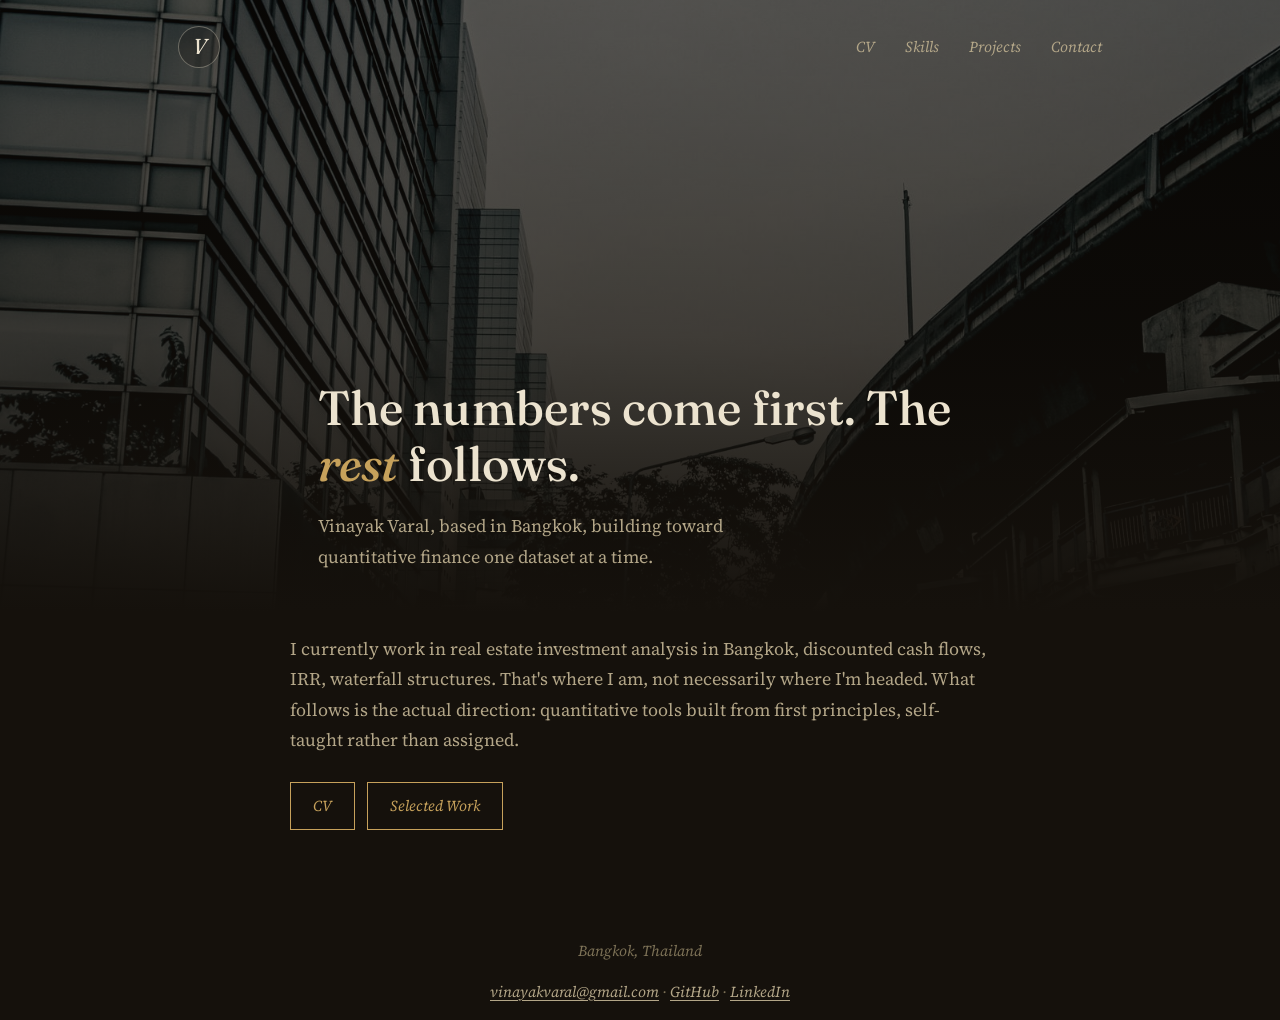
<file: index.html>
<!DOCTYPE html>
<html lang="en">
<head>
<meta charset="UTF-8" />
<meta name="viewport" content="width=device-width, initial-scale=1.0" />
<title>Vinayak Varal</title>
<meta name="description" content="Portfolio of Vinayak Varal: quantitative finance projects and technical work, built alongside a career in real estate investment analysis." />
<link rel="preconnect" href="https://fonts.googleapis.com">
<link rel="preconnect" href="https://fonts.gstatic.com" crossorigin>
<link href="https://fonts.googleapis.com/css2?family=Fraunces:ital,opsz,wght@0,9..144,400;0,9..144,500;1,9..144,400;1,9..144,500&family=Source+Serif+4:ital,opsz,wght@0,8..60,400;0,8..60,600;1,8..60,400&display=swap" rel="stylesheet">
<link rel="stylesheet" href="style.css">
</head>
<body>

<header class="hero hero-photo">
  <img src="assets/bangkok-hero.jpg" alt="Street-level view of Bangkok at dusk, Silom" />
  <nav class="site-nav">
    <span class="monogram">V</span>
    <div class="links">
      <a href="resume.html">CV</a>
      <a href="skills.html">Skills</a>
      <a href="projects.html">Projects</a>
      <a href="contact.html">Contact</a>
    </div>
  </nav>
  <div class="hero-text">
    <h1>The numbers come first. The <em>rest</em> follows.</h1>
    <p>Vinayak Varal, based in Bangkok, building toward quantitative finance one dataset at a time.</p>
  </div>
</header>

<main>
  <section class="wide-wrap" style="padding-top: 22px; padding-bottom: 76px;">
    <div class="wrap" style="padding: 0;">
      <p class="lede-body">I currently work in real estate investment analysis in Bangkok, discounted cash flows, IRR, waterfall structures. That's where I am, not necessarily where I'm headed. What follows is the actual direction: quantitative tools built from first principles, self-taught rather than assigned.</p>
      <p>
        <a href="resume.html" class="brass-button">CV</a>
        &nbsp;
        <a href="projects.html" class="brass-button">Selected Work</a>
      </p>
    </div>
  </section>
</main>

<footer id="contact" class="wide-wrap">
  <p class="coords">Bangkok, Thailand</p>
  <p>
    <a href="mailto:vinayakvaral@gmail.com">vinayakvaral@gmail.com</a> ·
    <a href="https://github.com/vinayak-varal" target="_blank" rel="noopener">GitHub</a> ·
    <a href="https://www.linkedin.com/in/vinayakvaral" target="_blank" rel="noopener">LinkedIn</a>
  </p>
</footer>

</body>
</html>
</file>
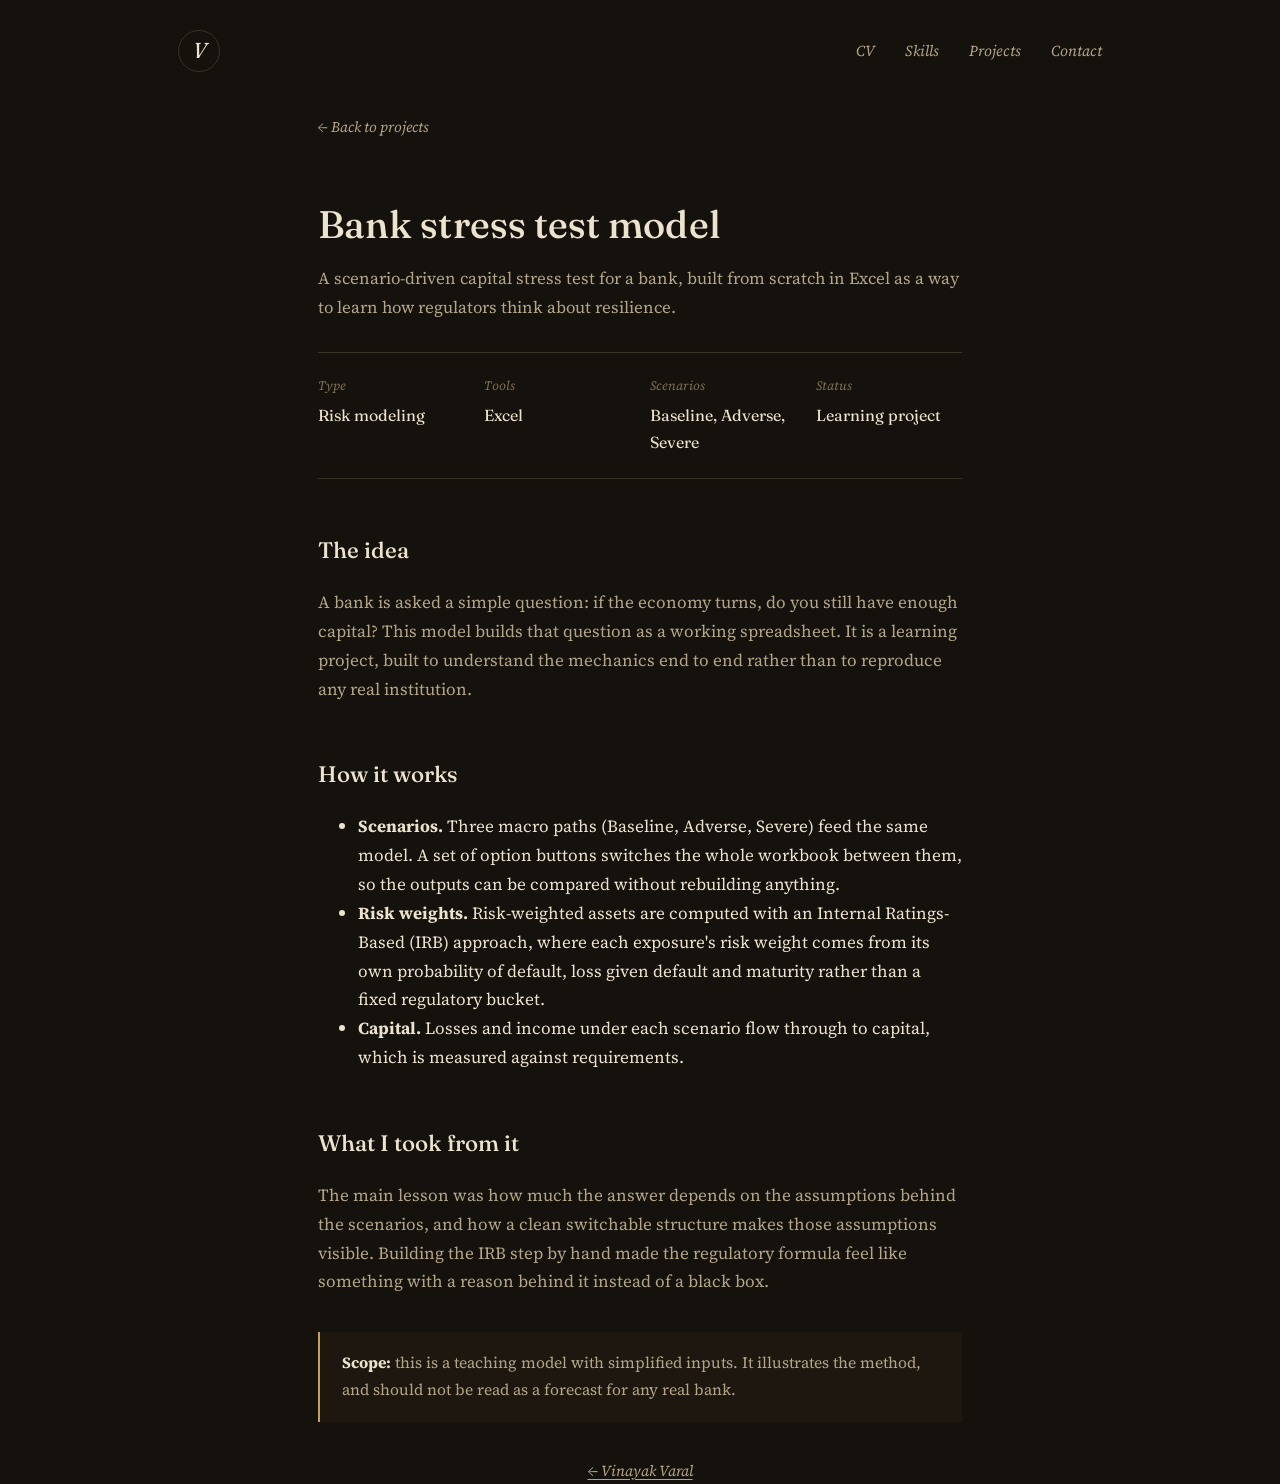
<file: projects/bank-stress-test/index.html>
<!DOCTYPE html>
<html lang="en">
<head>
<meta charset="UTF-8" />
<meta name="viewport" content="width=device-width, initial-scale=1.0" />
<title>Bank Stress Test Model | Vinayak Varal</title>
<link rel="preconnect" href="https://fonts.googleapis.com">
<link rel="preconnect" href="https://fonts.gstatic.com" crossorigin>
<link href="https://fonts.googleapis.com/css2?family=Fraunces:ital,opsz,wght@0,9..144,400;0,9..144,500;1,9..144,400&family=Source+Serif+4:opsz,wght@8..60,400;8..60,600&family=IBM+Plex+Mono:wght@400;500&display=swap" rel="stylesheet">
<link rel="stylesheet" href="../../style.css">
</head>
<body>

<nav class="site-nav">
  <a class="monogram" href="../../index.html" style="text-decoration:none;">V</a>
  <div class="links">
    <a href="../../resume.html">CV</a>
    <a href="../../skills.html">Skills</a>
    <a href="../../projects.html">Projects</a>
    <a href="../../contact.html">Contact</a>
  </div>
</nav>

<div class="wrap" style="padding-top: 40px;">
  <a class="back-link" href="../../projects.html">&larr; Back to projects</a>

  <h1 style="font-size: clamp(1.7rem, 4vw, 2.4rem); margin-bottom: 8px;">Bank stress test model</h1>
  <p style="color: var(--ink-soft); font-size: 1.05rem; margin-top: 0;">A scenario-driven capital stress test for a bank, built from scratch in Excel as a way to learn how regulators think about resilience.</p>

  <dl class="meta-block">
    <div class="item"><dt>Type</dt><dd>Risk modeling</dd></div>
    <div class="item"><dt>Tools</dt><dd>Excel</dd></div>
    <div class="item"><dt>Scenarios</dt><dd>Baseline, Adverse, Severe</dd></div>
    <div class="item"><dt>Status</dt><dd>Learning project</dd></div>
  </dl>

  <article class="prose">
    <h2>The idea</h2>
    <p>A bank is asked a simple question: if the economy turns, do you still have enough capital? This model builds that question as a working spreadsheet. It is a learning project, built to understand the mechanics end to end rather than to reproduce any real institution.</p>

    <h2>How it works</h2>
    <ul>
      <li><strong>Scenarios.</strong> Three macro paths (Baseline, Adverse, Severe) feed the same model. A set of option buttons switches the whole workbook between them, so the outputs can be compared without rebuilding anything.</li>
      <li><strong>Risk weights.</strong> Risk-weighted assets are computed with an Internal Ratings-Based (IRB) approach, where each exposure's risk weight comes from its own probability of default, loss given default and maturity rather than a fixed regulatory bucket.</li>
      <li><strong>Capital.</strong> Losses and income under each scenario flow through to capital, which is measured against requirements.</li>
    </ul>

    <h2>What I took from it</h2>
    <p>The main lesson was how much the answer depends on the assumptions behind the scenarios, and how a clean switchable structure makes those assumptions visible. Building the IRB step by hand made the regulatory formula feel like something with a reason behind it instead of a black box.</p>

    <div class="callout">
      <strong>Scope:</strong> this is a teaching model with simplified inputs. It illustrates the method, and should not be read as a forecast for any real bank.
    </div>

  </article>

</div>

<footer class="wide-wrap">
  <div>
    <a href="../../index.html">&larr; Vinayak Varal</a>
  </div>
</footer>

</body>
</html>
</file>
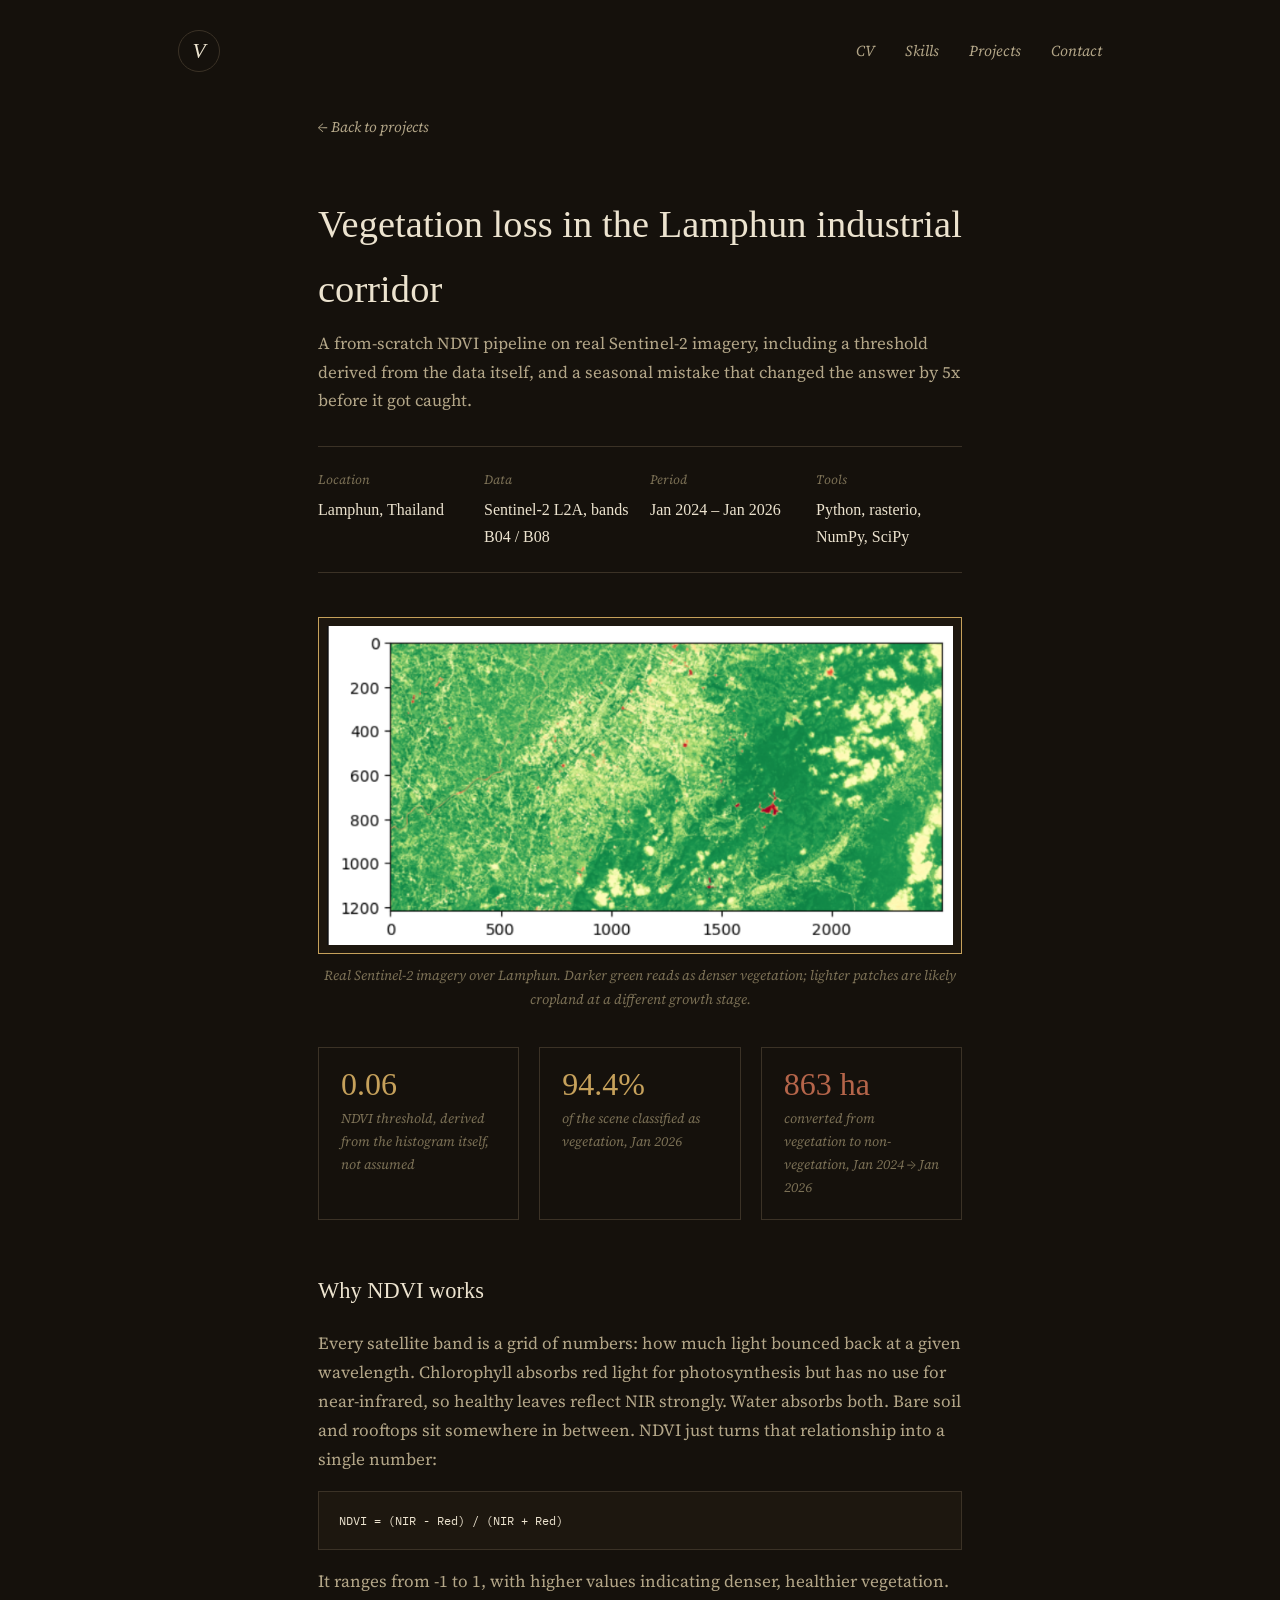
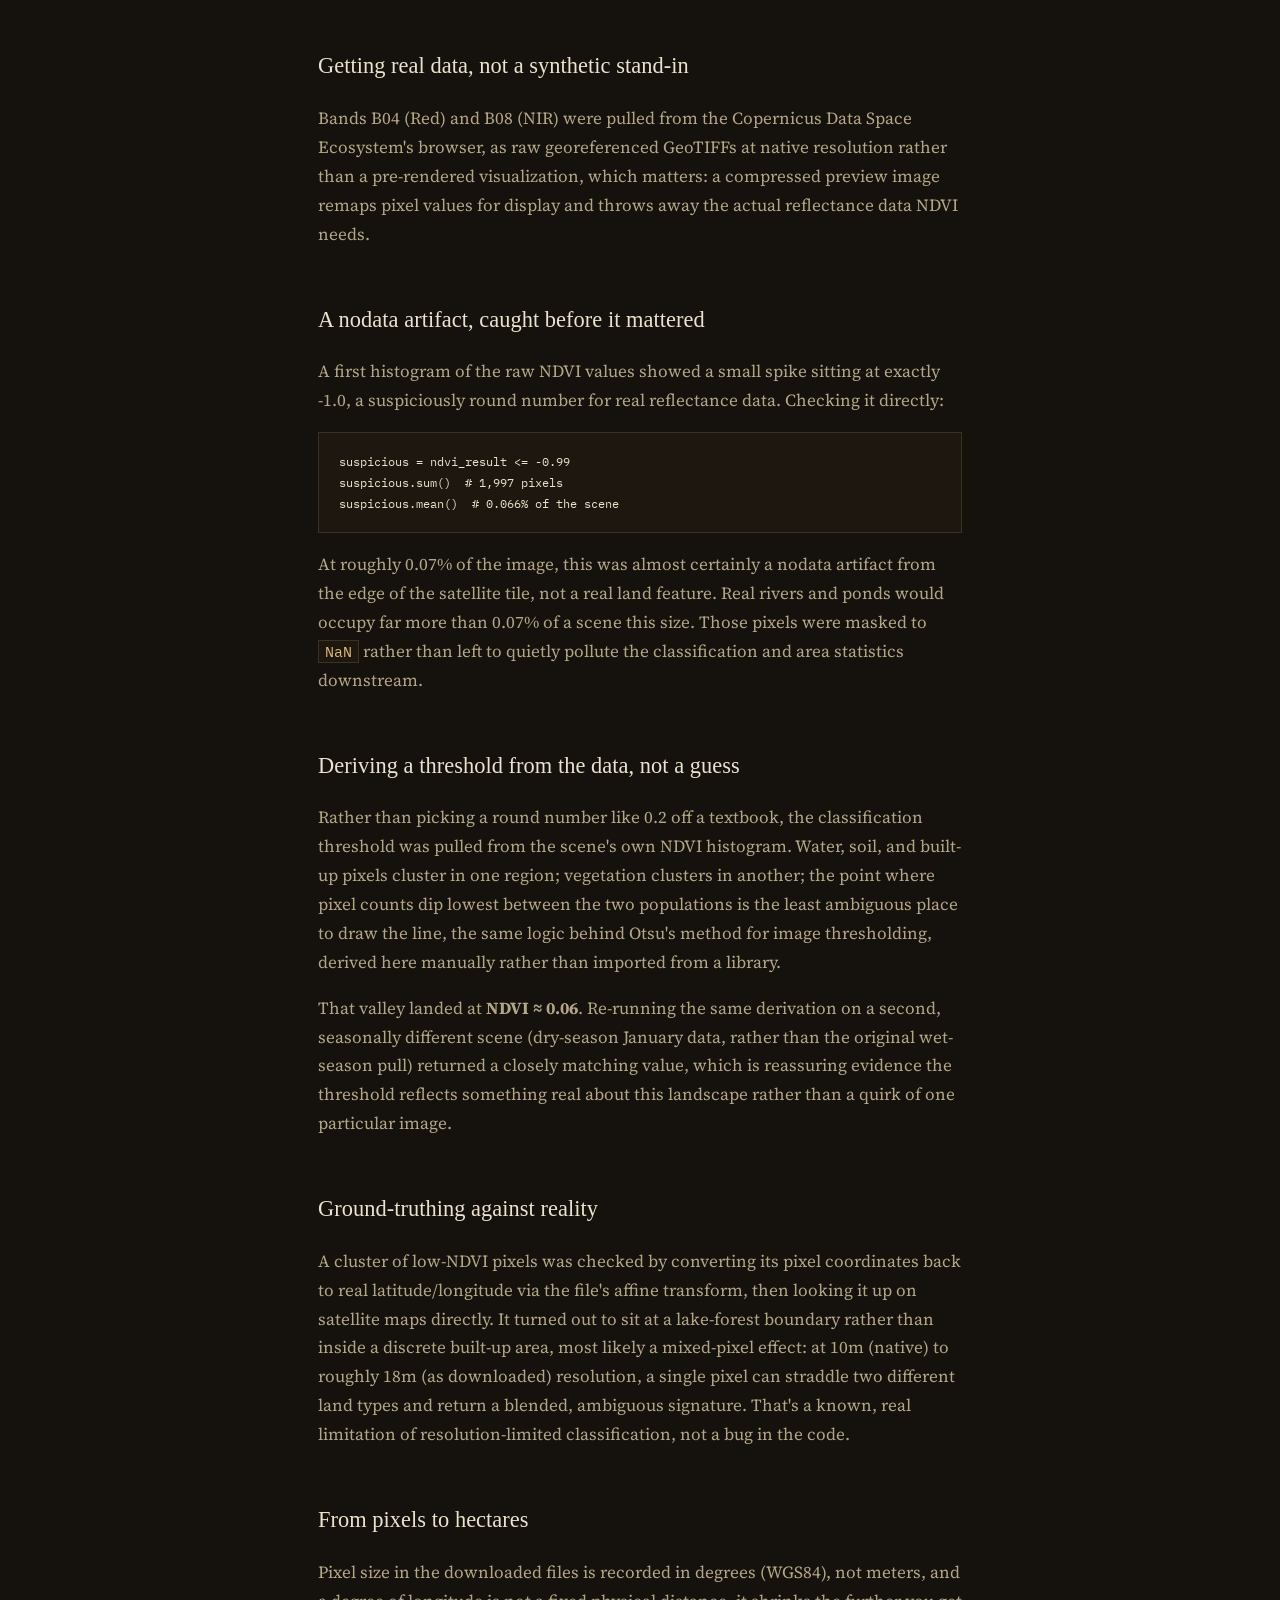
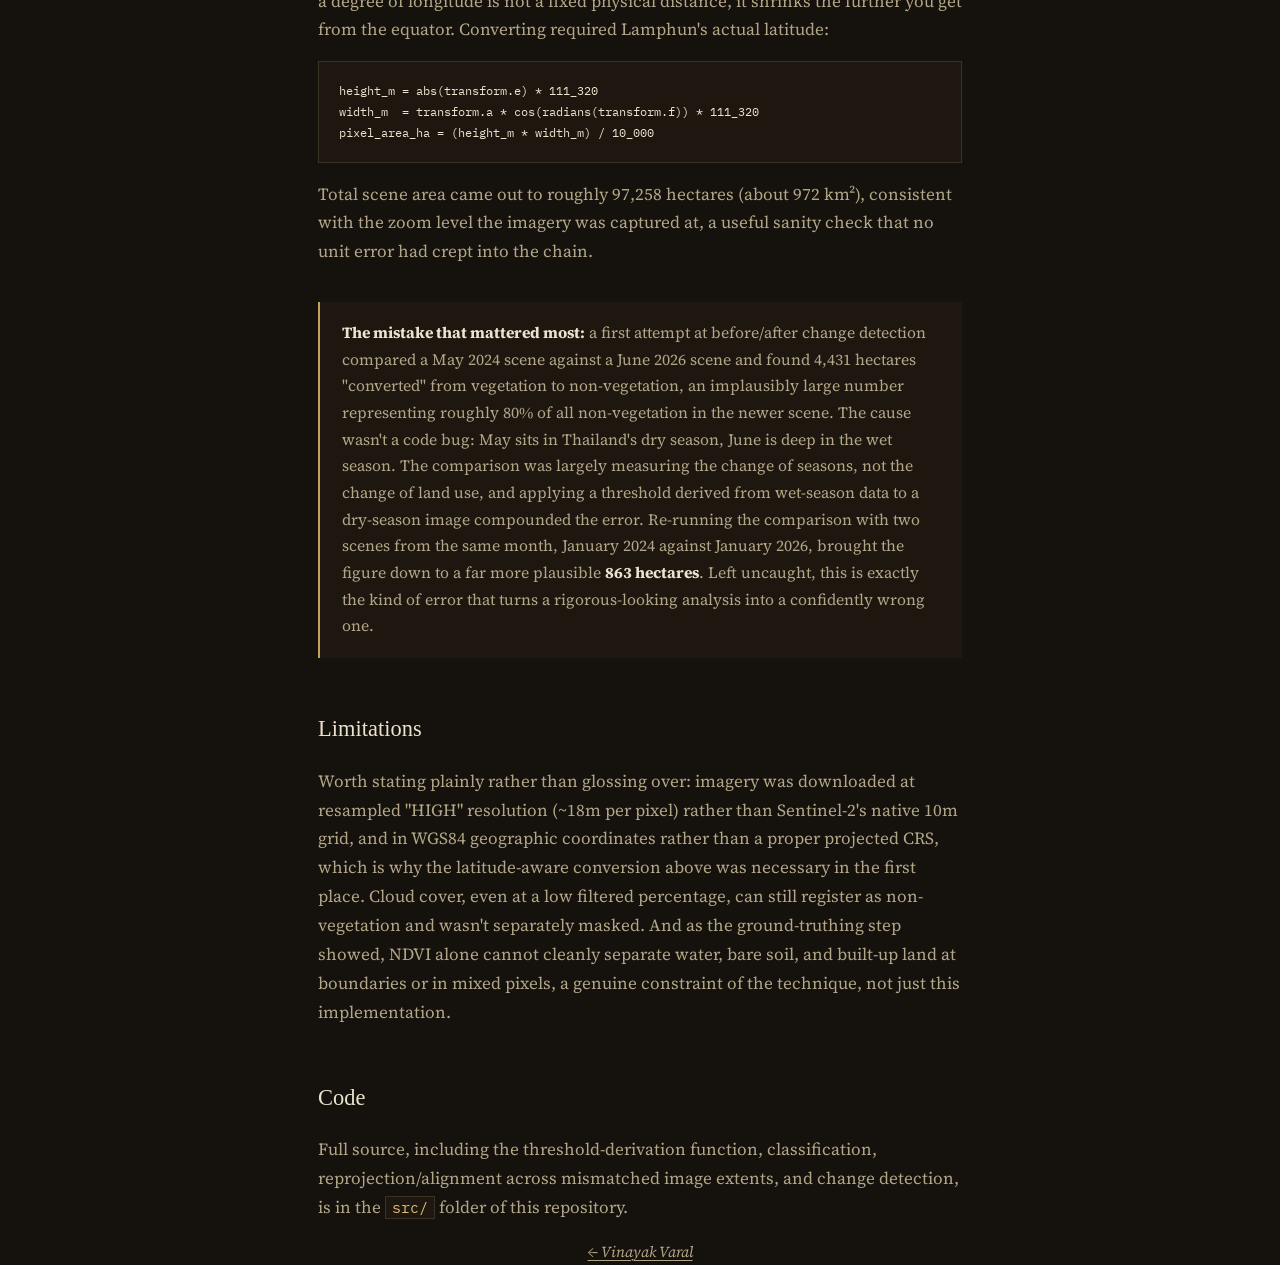
<file: projects/lamphun-ndvi/index.html>
<!DOCTYPE html>
<html lang="en">
<head>
<meta charset="UTF-8" />
<meta name="viewport" content="width=device-width, initial-scale=1.0" />
<title>Vegetation Loss in the Lamphun Corridor | Vinayak Varal</title>
<link rel="preconnect" href="https://fonts.googleapis.com">
<link rel="preconnect" href="https://fonts.gstatic.com" crossorigin>
<link href="https://fonts.googleapis.com/css2?family=Space+Grotesk:wght@500;600;700&family=Source+Serif+4:opsz,wght@8..60,400;8..60,600&family=IBM+Plex+Mono:wght@400;500&display=swap" rel="stylesheet">
<link rel="stylesheet" href="../../style.css">
</head>
<body>

<nav class="site-nav">
  <a class="monogram" href="../../index.html" style="text-decoration:none;">V</a>
  <div class="links">
    <a href="../../resume.html">CV</a>
    <a href="../../skills.html">Skills</a>
    <a href="../../projects.html">Projects</a>
    <a href="../../contact.html">Contact</a>
  </div>
</nav>

<div class="wrap" style="padding-top: 40px;">
  <a class="back-link" href="../../projects.html">&larr; Back to projects</a>

  <h1 style="font-size: clamp(1.7rem, 4vw, 2.4rem); margin-bottom: 8px;">Vegetation loss in the Lamphun industrial corridor</h1>
  <p style="color: var(--ink-soft); font-size: 1.05rem; margin-top: 0;">A from-scratch NDVI pipeline on real Sentinel-2 imagery, including a threshold derived from the data itself, and a seasonal mistake that changed the answer by 5x before it got caught.</p>

  <dl class="meta-block">
    <div class="item"><dt>Location</dt><dd>Lamphun, Thailand</dd></div>
    <div class="item"><dt>Data</dt><dd>Sentinel-2 L2A, bands B04 / B08</dd></div>
    <div class="item"><dt>Period</dt><dd>Jan 2024 – Jan 2026</dd></div>
    <div class="item"><dt>Tools</dt><dd>Python, rasterio, NumPy, SciPy</dd></div>
  </dl>

  <figure class="figure">
    <img src="../../assets/lamphun-ndvi-hero.png" alt="False-color and NDVI composite of the Lamphun scene">
    <figcaption>Real Sentinel-2 imagery over Lamphun. Darker green reads as denser vegetation; lighter patches are likely cropland at a different growth stage.</figcaption>
  </figure>

  <div class="stat-row">
    <div class="stat"><div class="num">0.06</div><div class="cap">NDVI threshold, derived from the histogram itself, not assumed</div></div>
    <div class="stat"><div class="num">94.4%</div><div class="cap">of the scene classified as vegetation, Jan 2026</div></div>
    <div class="stat"><div class="num loss">863 ha</div><div class="cap">converted from vegetation to non-vegetation, Jan 2024 → Jan 2026</div></div>
  </div>

  <article class="prose">

    <h2>Why NDVI works</h2>
    <p>Every satellite band is a grid of numbers: how much light bounced back at a given wavelength. Chlorophyll absorbs red light for photosynthesis but has no use for near-infrared, so healthy leaves reflect NIR strongly. Water absorbs both. Bare soil and rooftops sit somewhere in between. NDVI just turns that relationship into a single number:</p>
    <pre><code>NDVI = (NIR - Red) / (NIR + Red)</code></pre>
    <p>It ranges from -1 to 1, with higher values indicating denser, healthier vegetation.</p>

    <h2>Getting real data, not a synthetic stand-in</h2>
    <p>Bands B04 (Red) and B08 (NIR) were pulled from the Copernicus Data Space Ecosystem's browser, as raw georeferenced GeoTIFFs at native resolution rather than a pre-rendered visualization, which matters: a compressed preview image remaps pixel values for display and throws away the actual reflectance data NDVI needs.</p>

    <h2>A nodata artifact, caught before it mattered</h2>
    <p>A first histogram of the raw NDVI values showed a small spike sitting at exactly -1.0, a suspiciously round number for real reflectance data. Checking it directly:</p>
    <pre><code>suspicious = ndvi_result &lt;= -0.99
suspicious.sum()  # 1,997 pixels
suspicious.mean()  # 0.066% of the scene</code></pre>
    <p>At roughly 0.07% of the image, this was almost certainly a nodata artifact from the edge of the satellite tile, not a real land feature. Real rivers and ponds would occupy far more than 0.07% of a scene this size. Those pixels were masked to <code>NaN</code> rather than left to quietly pollute the classification and area statistics downstream.</p>

    <h2>Deriving a threshold from the data, not a guess</h2>
    <p>Rather than picking a round number like 0.2 off a textbook, the classification threshold was pulled from the scene's own NDVI histogram. Water, soil, and built-up pixels cluster in one region; vegetation clusters in another; the point where pixel counts dip lowest between the two populations is the least ambiguous place to draw the line, the same logic behind Otsu's method for image thresholding, derived here manually rather than imported from a library.</p>
    <p>That valley landed at <strong>NDVI ≈ 0.06</strong>. Re-running the same derivation on a second, seasonally different scene (dry-season January data, rather than the original wet-season pull) returned a closely matching value, which is reassuring evidence the threshold reflects something real about this landscape rather than a quirk of one particular image.</p>

    <h2>Ground-truthing against reality</h2>
    <p>A cluster of low-NDVI pixels was checked by converting its pixel coordinates back to real latitude/longitude via the file's affine transform, then looking it up on satellite maps directly. It turned out to sit at a lake-forest boundary rather than inside a discrete built-up area, most likely a mixed-pixel effect: at 10m (native) to roughly 18m (as downloaded) resolution, a single pixel can straddle two different land types and return a blended, ambiguous signature. That's a known, real limitation of resolution-limited classification, not a bug in the code.</p>

    <h2>From pixels to hectares</h2>
    <p>Pixel size in the downloaded files is recorded in degrees (WGS84), not meters, and a degree of longitude is not a fixed physical distance, it shrinks the further you get from the equator. Converting required Lamphun's actual latitude:</p>
    <pre><code>height_m = abs(transform.e) * 111_320
width_m  = transform.a * cos(radians(transform.f)) * 111_320
pixel_area_ha = (height_m * width_m) / 10_000</code></pre>
    <p>Total scene area came out to roughly 97,258 hectares (about 972 km²), consistent with the zoom level the imagery was captured at, a useful sanity check that no unit error had crept into the chain.</p>

    <div class="callout">
      <strong>The mistake that mattered most:</strong> a first attempt at before/after change detection compared a May 2024 scene against a June 2026 scene and found 4,431 hectares "converted" from vegetation to non-vegetation, an implausibly large number representing roughly 80% of all non-vegetation in the newer scene. The cause wasn't a code bug: May sits in Thailand's dry season, June is deep in the wet season. The comparison was largely measuring the change of seasons, not the change of land use, and applying a threshold derived from wet-season data to a dry-season image compounded the error. Re-running the comparison with two scenes from the same month, January 2024 against January 2026, brought the figure down to a far more plausible <strong>863 hectares</strong>. Left uncaught, this is exactly the kind of error that turns a rigorous-looking analysis into a confidently wrong one.
    </div>

    <h2>Limitations</h2>
    <p>Worth stating plainly rather than glossing over: imagery was downloaded at resampled "HIGH" resolution (~18m per pixel) rather than Sentinel-2's native 10m grid, and in WGS84 geographic coordinates rather than a proper projected CRS, which is why the latitude-aware conversion above was necessary in the first place. Cloud cover, even at a low filtered percentage, can still register as non-vegetation and wasn't separately masked. And as the ground-truthing step showed, NDVI alone cannot cleanly separate water, bare soil, and built-up land at boundaries or in mixed pixels, a genuine constraint of the technique, not just this implementation.</p>

    <h2>Code</h2>
    <p>Full source, including the threshold-derivation function, classification, reprojection/alignment across mismatched image extents, and change detection, is in the <code>src/</code> folder of this repository.</p>

  </article>

</div>

<footer class="wide-wrap">
  <div>
    <a href="../../index.html">&larr; Vinayak Varal</a>
  </div>
</footer>

</body>
</html>
</file>
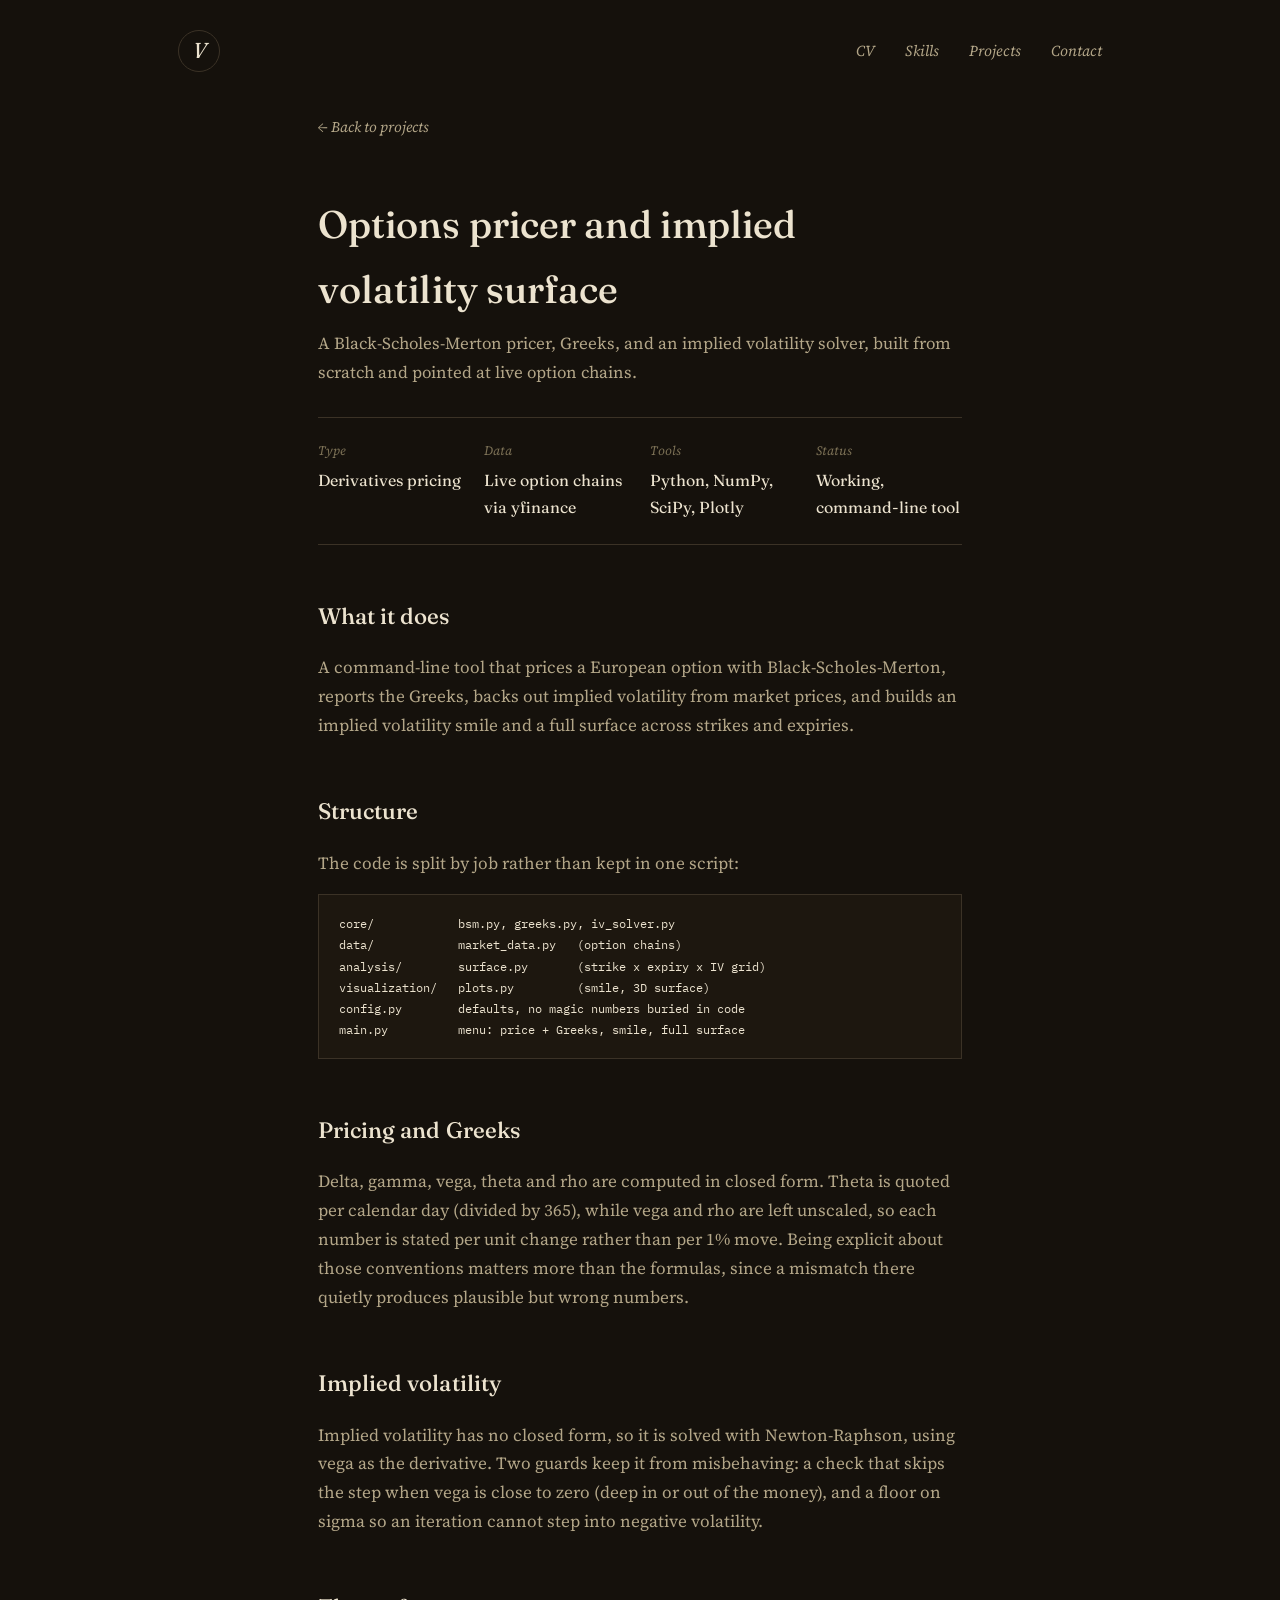
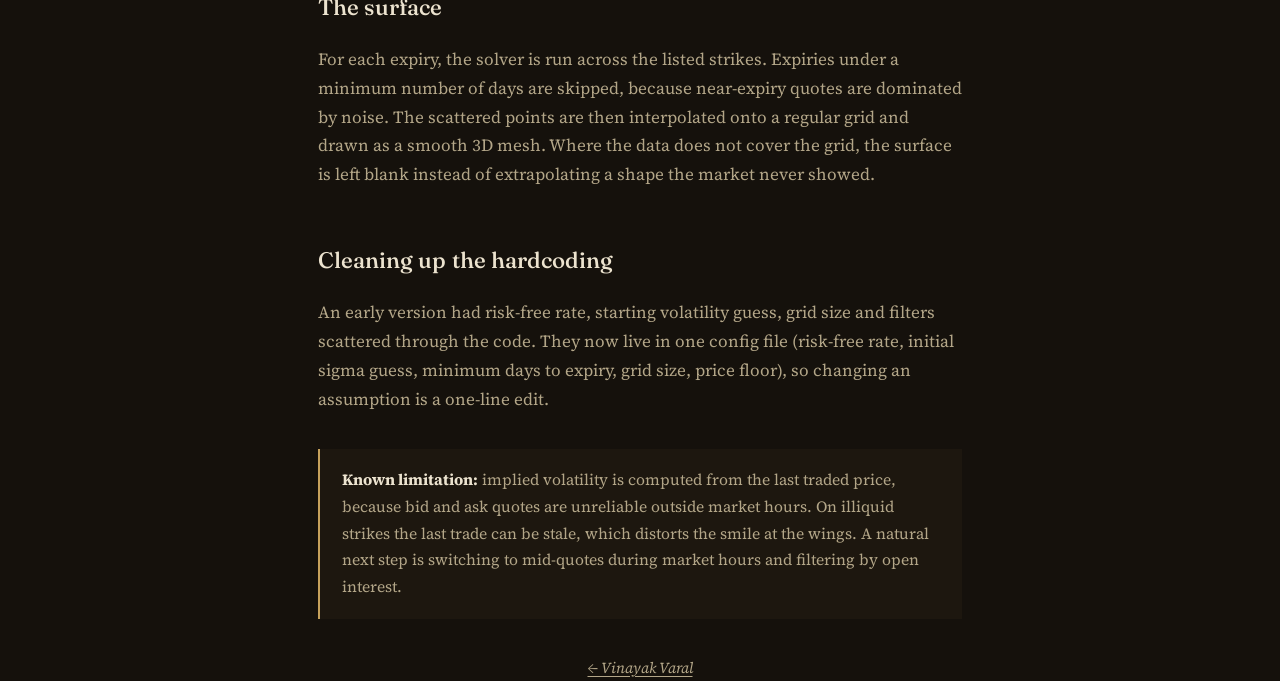
<file: projects/options-pricer/index.html>
<!DOCTYPE html>
<html lang="en">
<head>
<meta charset="UTF-8" />
<meta name="viewport" content="width=device-width, initial-scale=1.0" />
<title>Options Pricer and Volatility Surface | Vinayak Varal</title>
<link rel="preconnect" href="https://fonts.googleapis.com">
<link rel="preconnect" href="https://fonts.gstatic.com" crossorigin>
<link href="https://fonts.googleapis.com/css2?family=Fraunces:ital,opsz,wght@0,9..144,400;0,9..144,500;1,9..144,400&family=Source+Serif+4:opsz,wght@8..60,400;8..60,600&family=IBM+Plex+Mono:wght@400;500&display=swap" rel="stylesheet">
<link rel="stylesheet" href="../../style.css">
</head>
<body>

<nav class="site-nav">
  <a class="monogram" href="../../index.html" style="text-decoration:none;">V</a>
  <div class="links">
    <a href="../../resume.html">CV</a>
    <a href="../../skills.html">Skills</a>
    <a href="../../projects.html">Projects</a>
    <a href="../../contact.html">Contact</a>
  </div>
</nav>

<div class="wrap" style="padding-top: 40px;">
  <a class="back-link" href="../../projects.html">&larr; Back to projects</a>

  <h1 style="font-size: clamp(1.7rem, 4vw, 2.4rem); margin-bottom: 8px;">Options pricer and implied volatility surface</h1>
  <p style="color: var(--ink-soft); font-size: 1.05rem; margin-top: 0;">A Black-Scholes-Merton pricer, Greeks, and an implied volatility solver, built from scratch and pointed at live option chains.</p>

  <dl class="meta-block">
    <div class="item"><dt>Type</dt><dd>Derivatives pricing</dd></div>
    <div class="item"><dt>Data</dt><dd>Live option chains via yfinance</dd></div>
    <div class="item"><dt>Tools</dt><dd>Python, NumPy, SciPy, Plotly</dd></div>
    <div class="item"><dt>Status</dt><dd>Working, command-line tool</dd></div>
  </dl>

  <article class="prose">
    <h2>What it does</h2>
    <p>A command-line tool that prices a European option with Black-Scholes-Merton, reports the Greeks, backs out implied volatility from market prices, and builds an implied volatility smile and a full surface across strikes and expiries.</p>

    <h2>Structure</h2>
    <p>The code is split by job rather than kept in one script:</p>
    <pre><code>core/            bsm.py, greeks.py, iv_solver.py
data/            market_data.py   (option chains)
analysis/        surface.py       (strike x expiry x IV grid)
visualization/   plots.py         (smile, 3D surface)
config.py        defaults, no magic numbers buried in code
main.py          menu: price + Greeks, smile, full surface</code></pre>

    <h2>Pricing and Greeks</h2>
    <p>Delta, gamma, vega, theta and rho are computed in closed form. Theta is quoted per calendar day (divided by 365), while vega and rho are left unscaled, so each number is stated per unit change rather than per 1% move. Being explicit about those conventions matters more than the formulas, since a mismatch there quietly produces plausible but wrong numbers.</p>

    <h2>Implied volatility</h2>
    <p>Implied volatility has no closed form, so it is solved with Newton-Raphson, using vega as the derivative. Two guards keep it from misbehaving: a check that skips the step when vega is close to zero (deep in or out of the money), and a floor on sigma so an iteration cannot step into negative volatility.</p>

    <h2>The surface</h2>
    <p>For each expiry, the solver is run across the listed strikes. Expiries under a minimum number of days are skipped, because near-expiry quotes are dominated by noise. The scattered points are then interpolated onto a regular grid and drawn as a smooth 3D mesh. Where the data does not cover the grid, the surface is left blank instead of extrapolating a shape the market never showed.</p>

    <h2>Cleaning up the hardcoding</h2>
    <p>An early version had risk-free rate, starting volatility guess, grid size and filters scattered through the code. They now live in one config file (risk-free rate, initial sigma guess, minimum days to expiry, grid size, price floor), so changing an assumption is a one-line edit.</p>

    <div class="callout">
      <strong>Known limitation:</strong> implied volatility is computed from the last traded price, because bid and ask quotes are unreliable outside market hours. On illiquid strikes the last trade can be stale, which distorts the smile at the wings. A natural next step is switching to mid-quotes during market hours and filtering by open interest.
    </div>

  </article>

</div>

<footer class="wide-wrap">
  <div>
    <a href="../../index.html">&larr; Vinayak Varal</a>
  </div>
</footer>

</body>
</html>
</file>
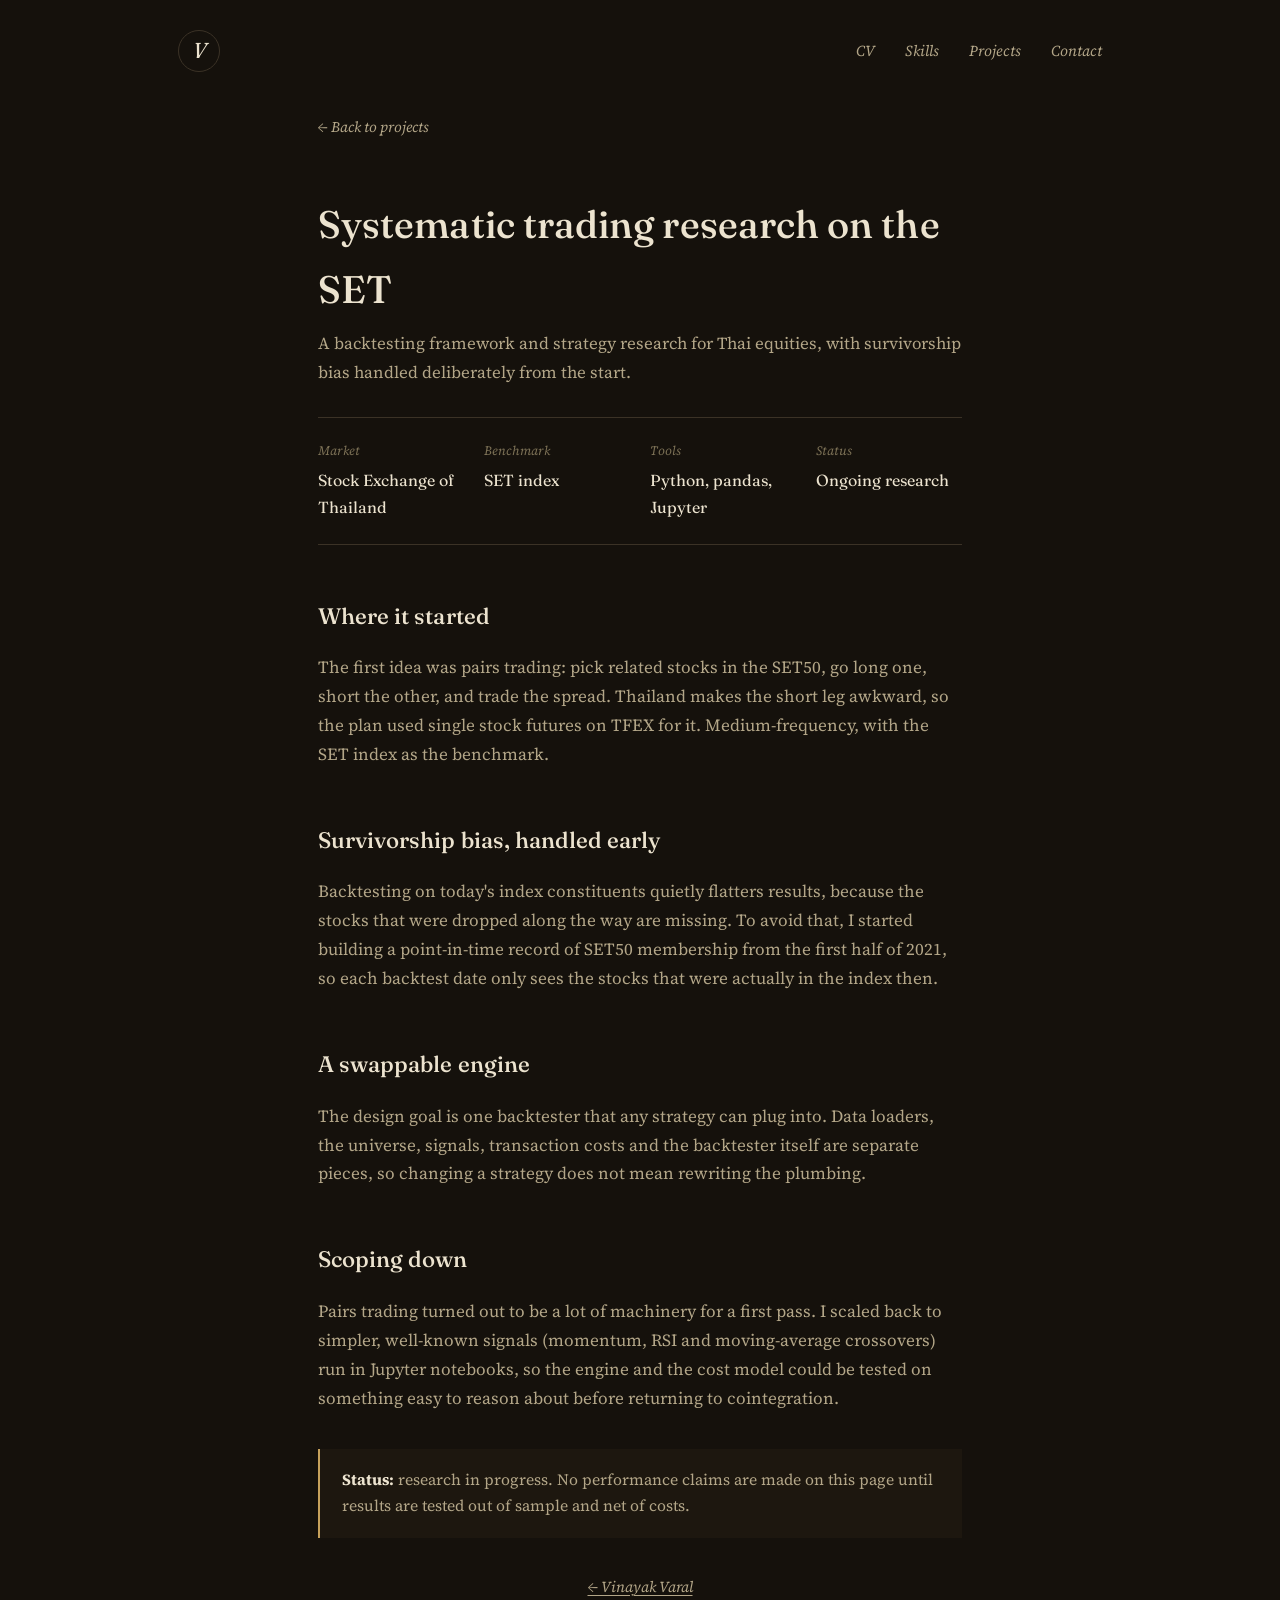
<file: projects/thai-algo-trading/index.html>
<!DOCTYPE html>
<html lang="en">
<head>
<meta charset="UTF-8" />
<meta name="viewport" content="width=device-width, initial-scale=1.0" />
<title>Systematic Trading on the SET | Vinayak Varal</title>
<link rel="preconnect" href="https://fonts.googleapis.com">
<link rel="preconnect" href="https://fonts.gstatic.com" crossorigin>
<link href="https://fonts.googleapis.com/css2?family=Fraunces:ital,opsz,wght@0,9..144,400;0,9..144,500;1,9..144,400&family=Source+Serif+4:opsz,wght@8..60,400;8..60,600&family=IBM+Plex+Mono:wght@400;500&display=swap" rel="stylesheet">
<link rel="stylesheet" href="../../style.css">
</head>
<body>

<nav class="site-nav">
  <a class="monogram" href="../../index.html" style="text-decoration:none;">V</a>
  <div class="links">
    <a href="../../resume.html">CV</a>
    <a href="../../skills.html">Skills</a>
    <a href="../../projects.html">Projects</a>
    <a href="../../contact.html">Contact</a>
  </div>
</nav>

<div class="wrap" style="padding-top: 40px;">
  <a class="back-link" href="../../projects.html">&larr; Back to projects</a>

  <h1 style="font-size: clamp(1.7rem, 4vw, 2.4rem); margin-bottom: 8px;">Systematic trading research on the SET</h1>
  <p style="color: var(--ink-soft); font-size: 1.05rem; margin-top: 0;">A backtesting framework and strategy research for Thai equities, with survivorship bias handled deliberately from the start.</p>

  <dl class="meta-block">
    <div class="item"><dt>Market</dt><dd>Stock Exchange of Thailand</dd></div>
    <div class="item"><dt>Benchmark</dt><dd>SET index</dd></div>
    <div class="item"><dt>Tools</dt><dd>Python, pandas, Jupyter</dd></div>
    <div class="item"><dt>Status</dt><dd>Ongoing research</dd></div>
  </dl>

  <article class="prose">
    <h2>Where it started</h2>
    <p>The first idea was pairs trading: pick related stocks in the SET50, go long one, short the other, and trade the spread. Thailand makes the short leg awkward, so the plan used single stock futures on TFEX for it. Medium-frequency, with the SET index as the benchmark.</p>

    <h2>Survivorship bias, handled early</h2>
    <p>Backtesting on today's index constituents quietly flatters results, because the stocks that were dropped along the way are missing. To avoid that, I started building a point-in-time record of SET50 membership from the first half of 2021, so each backtest date only sees the stocks that were actually in the index then.</p>

    <h2>A swappable engine</h2>
    <p>The design goal is one backtester that any strategy can plug into. Data loaders, the universe, signals, transaction costs and the backtester itself are separate pieces, so changing a strategy does not mean rewriting the plumbing.</p>

    <h2>Scoping down</h2>
    <p>Pairs trading turned out to be a lot of machinery for a first pass. I scaled back to simpler, well-known signals (momentum, RSI and moving-average crossovers) run in Jupyter notebooks, so the engine and the cost model could be tested on something easy to reason about before returning to cointegration.</p>

    <div class="callout">
      <strong>Status:</strong> research in progress. No performance claims are made on this page until results are tested out of sample and net of costs.
    </div>

  </article>

</div>

<footer class="wide-wrap">
  <div>
    <a href="../../index.html">&larr; Vinayak Varal</a>
  </div>
</footer>

</body>
</html>
</file>
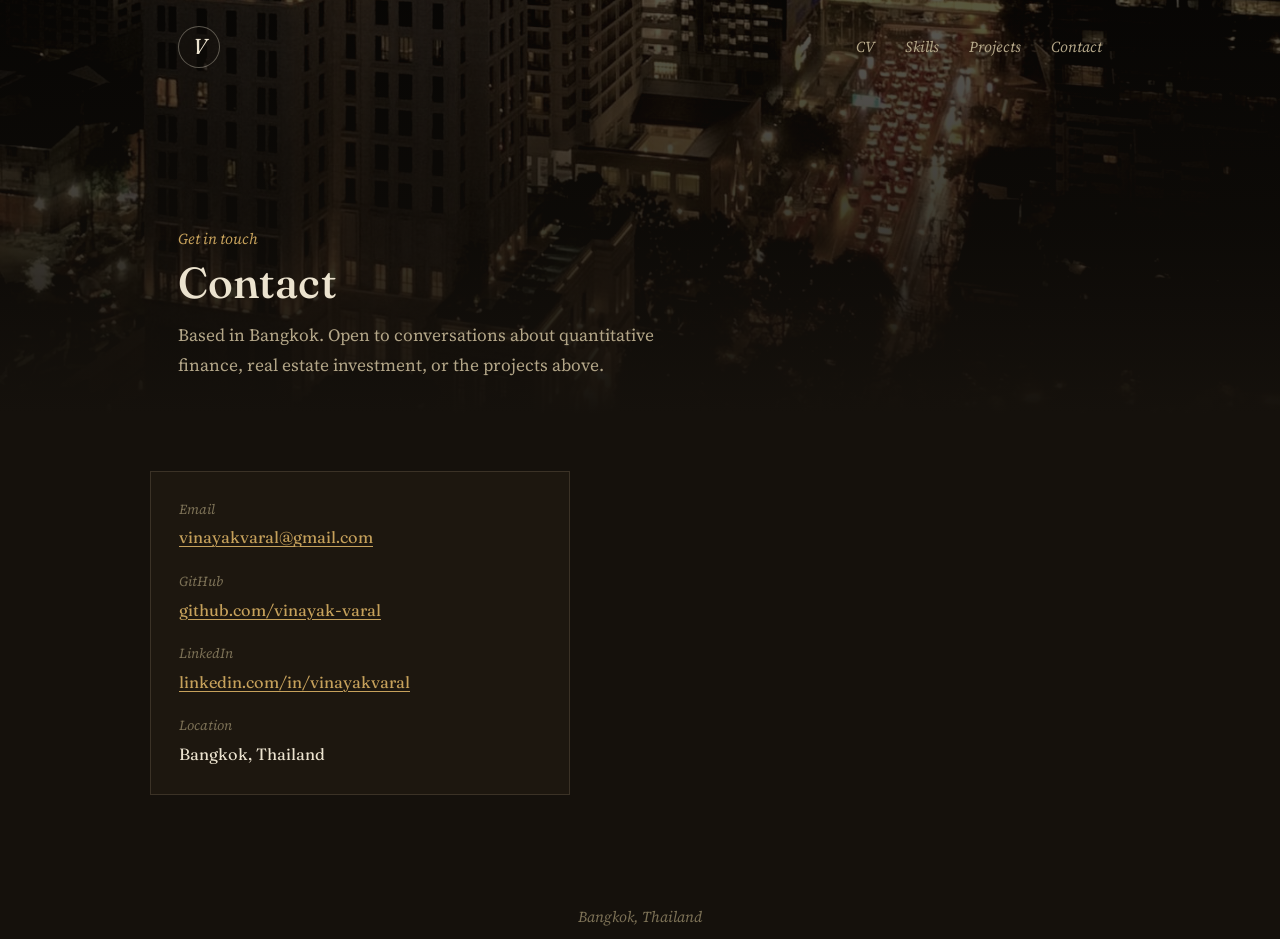
<file: contact.html>
<!DOCTYPE html>
<html lang="en">
<head>
<meta charset="UTF-8" />
<meta name="viewport" content="width=device-width, initial-scale=1.0" />
<title>Contact | Vinayak Varal</title>
<link rel="preconnect" href="https://fonts.googleapis.com">
<link rel="preconnect" href="https://fonts.gstatic.com" crossorigin>
<link href="https://fonts.googleapis.com/css2?family=Fraunces:ital,opsz,wght@0,9..144,400;0,9..144,500;1,9..144,400;1,9..144,500&family=Source+Serif+4:ital,opsz,wght@0,8..60,400;0,8..60,600;1,8..60,400&display=swap" rel="stylesheet">
<link rel="stylesheet" href="style.css">
</head>
<body>

<header class="hero hero-photo hero-sub">
  <img src="assets/bangkok-night.jpg" alt="Bangkok street and skyline at night" style="object-position:center 82%;" />
  <nav class="site-nav">
  <a href="index.html" class="monogram" style="text-decoration:none;">V</a>
  <div class="links">
    <a href="resume.html">CV</a>
    <a href="skills.html">Skills</a>
    <a href="projects.html">Projects</a>
    <a href="contact.html">Contact</a>
  </div>
</nav>
  <div class="hero-text">
  <div class="section-label">Get in touch</div>
  <h1>Contact</h1>
  <p class="lede">Based in Bangkok. Open to conversations about quantitative finance, real estate investment, or the projects above.</p>
</div>
</header>

<main class="wide-wrap" style="padding: 40px 0 76px;">
  <dl class="plaque" style="max-width: 420px;">
    <dt>Email</dt>
    <dd><a href="mailto:vinayakvaral@gmail.com">vinayakvaral@gmail.com</a></dd>
    <dt>GitHub</dt>
    <dd><a href="https://github.com/vinayak-varal" target="_blank" rel="noopener">github.com/vinayak-varal</a></dd>
    <dt>LinkedIn</dt>
    <dd><a href="https://www.linkedin.com/in/vinayakvaral" target="_blank" rel="noopener">linkedin.com/in/vinayakvaral</a></dd>
    <dt>Location</dt>
    <dd>Bangkok, Thailand</dd>
  </dl>
</main>

<footer class="wide-wrap">
  <p class="coords">Bangkok, Thailand</p>
</footer>

</body>
</html>
</file>
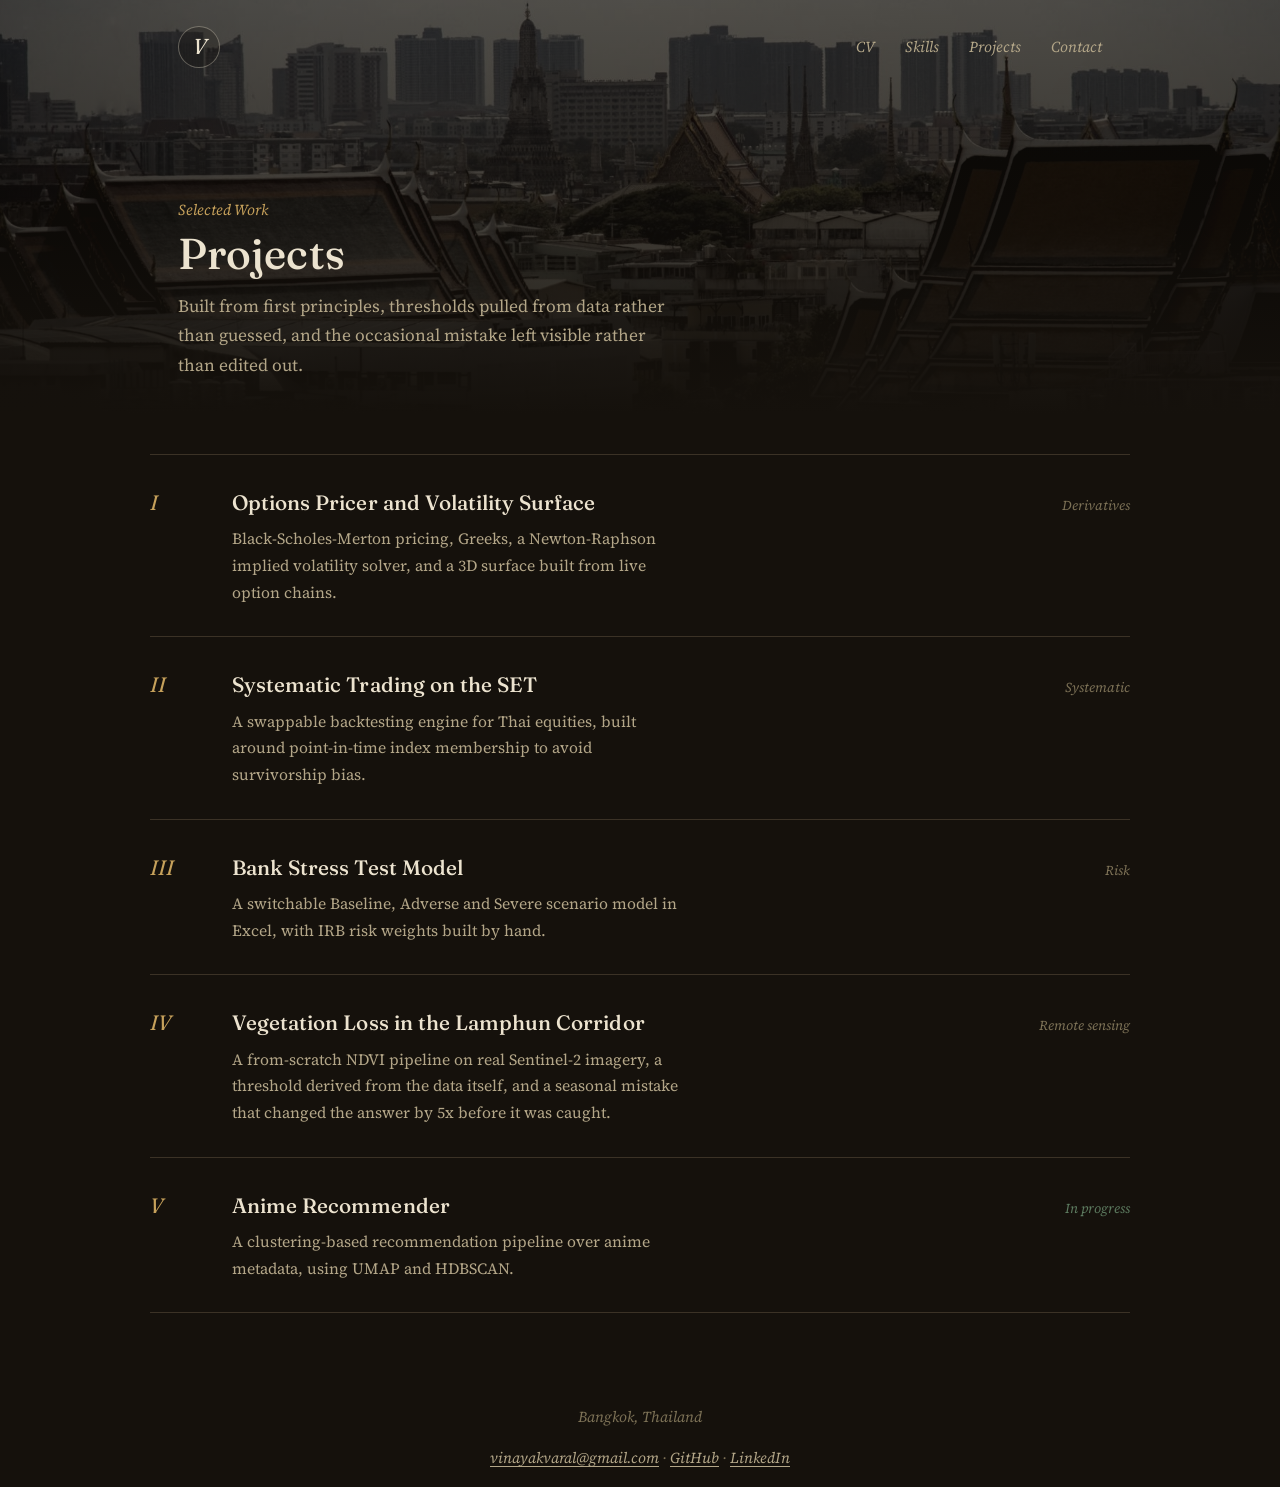
<file: projects.html>
<!DOCTYPE html>
<html lang="en">
<head>
<meta charset="UTF-8" />
<meta name="viewport" content="width=device-width, initial-scale=1.0" />
<title>Projects | Vinayak Varal</title>
<link rel="preconnect" href="https://fonts.googleapis.com">
<link rel="preconnect" href="https://fonts.gstatic.com" crossorigin>
<link href="https://fonts.googleapis.com/css2?family=Fraunces:ital,opsz,wght@0,9..144,400;0,9..144,500;1,9..144,400;1,9..144,500&family=Source+Serif+4:ital,opsz,wght@0,8..60,400;0,8..60,600;1,8..60,400&display=swap" rel="stylesheet">
<link rel="stylesheet" href="style.css">
</head>
<body>

<header class="hero hero-photo hero-sub">
  <img src="assets/bangkok-rooftops.jpg" alt="Temple rooftops and the Bangkok skyline" style="object-position:center 55%;" />
  <nav class="site-nav">
  <a href="index.html" class="monogram" style="text-decoration:none;">V</a>
  <div class="links">
    <a href="resume.html">CV</a>
    <a href="skills.html">Skills</a>
    <a href="projects.html">Projects</a>
    <a href="contact.html">Contact</a>
  </div>
</nav>
  <div class="hero-text">
  <div class="section-label">Selected Work</div>
  <h1>Projects</h1>
  <p class="lede">Built from first principles, thresholds pulled from data rather than guessed, and the occasional mistake left visible rather than edited out.</p>
</div>
</header>

<main class="wide-wrap" style="padding: 40px 0 76px;">
  <div class="ledger">
    <a class="ledger-item" href="projects/options-pricer/index.html">
      <span class="numeral">I</span>
      <span>
        <h3>Options Pricer and Volatility Surface</h3>
        <p>Black-Scholes-Merton pricing, Greeks, a Newton-Raphson implied volatility solver, and a 3D surface built from live option chains.</p>
      </span>
      <span class="tag">Derivatives</span>
    </a>

    <a class="ledger-item" href="projects/thai-algo-trading/index.html">
      <span class="numeral">II</span>
      <span>
        <h3>Systematic Trading on the SET</h3>
        <p>A swappable backtesting engine for Thai equities, built around point-in-time index membership to avoid survivorship bias.</p>
      </span>
      <span class="tag">Systematic</span>
    </a>

    <a class="ledger-item" href="projects/bank-stress-test/index.html">
      <span class="numeral">III</span>
      <span>
        <h3>Bank Stress Test Model</h3>
        <p>A switchable Baseline, Adverse and Severe scenario model in Excel, with IRB risk weights built by hand.</p>
      </span>
      <span class="tag">Risk</span>
    </a>

    <a class="ledger-item" href="projects/lamphun-ndvi/index.html">
      <span class="numeral">IV</span>
      <span>
        <h3>Vegetation Loss in the Lamphun Corridor</h3>
        <p>A from-scratch NDVI pipeline on real Sentinel-2 imagery, a threshold derived from the data itself, and a seasonal mistake that changed the answer by 5x before it was caught.</p>
      </span>
      <span class="tag">Remote sensing</span>
    </a>

    <div class="ledger-item">
      <span class="numeral">V</span>
      <span>
        <h3>Anime Recommender</h3>
        <p>A clustering-based recommendation pipeline over anime metadata, using UMAP and HDBSCAN.</p>
      </span>
      <span class="status">In progress</span>
    </div>

  </div>
</main>

<footer class="wide-wrap">
  <p class="coords">Bangkok, Thailand</p>
  <p>
    <a href="mailto:vinayakvaral@gmail.com">vinayakvaral@gmail.com</a> ·
    <a href="https://github.com/vinayak-varal" target="_blank" rel="noopener">GitHub</a> ·
    <a href="https://www.linkedin.com/in/vinayakvaral" target="_blank" rel="noopener">LinkedIn</a>
  </p>
</footer>

</body>
</html>
</file>
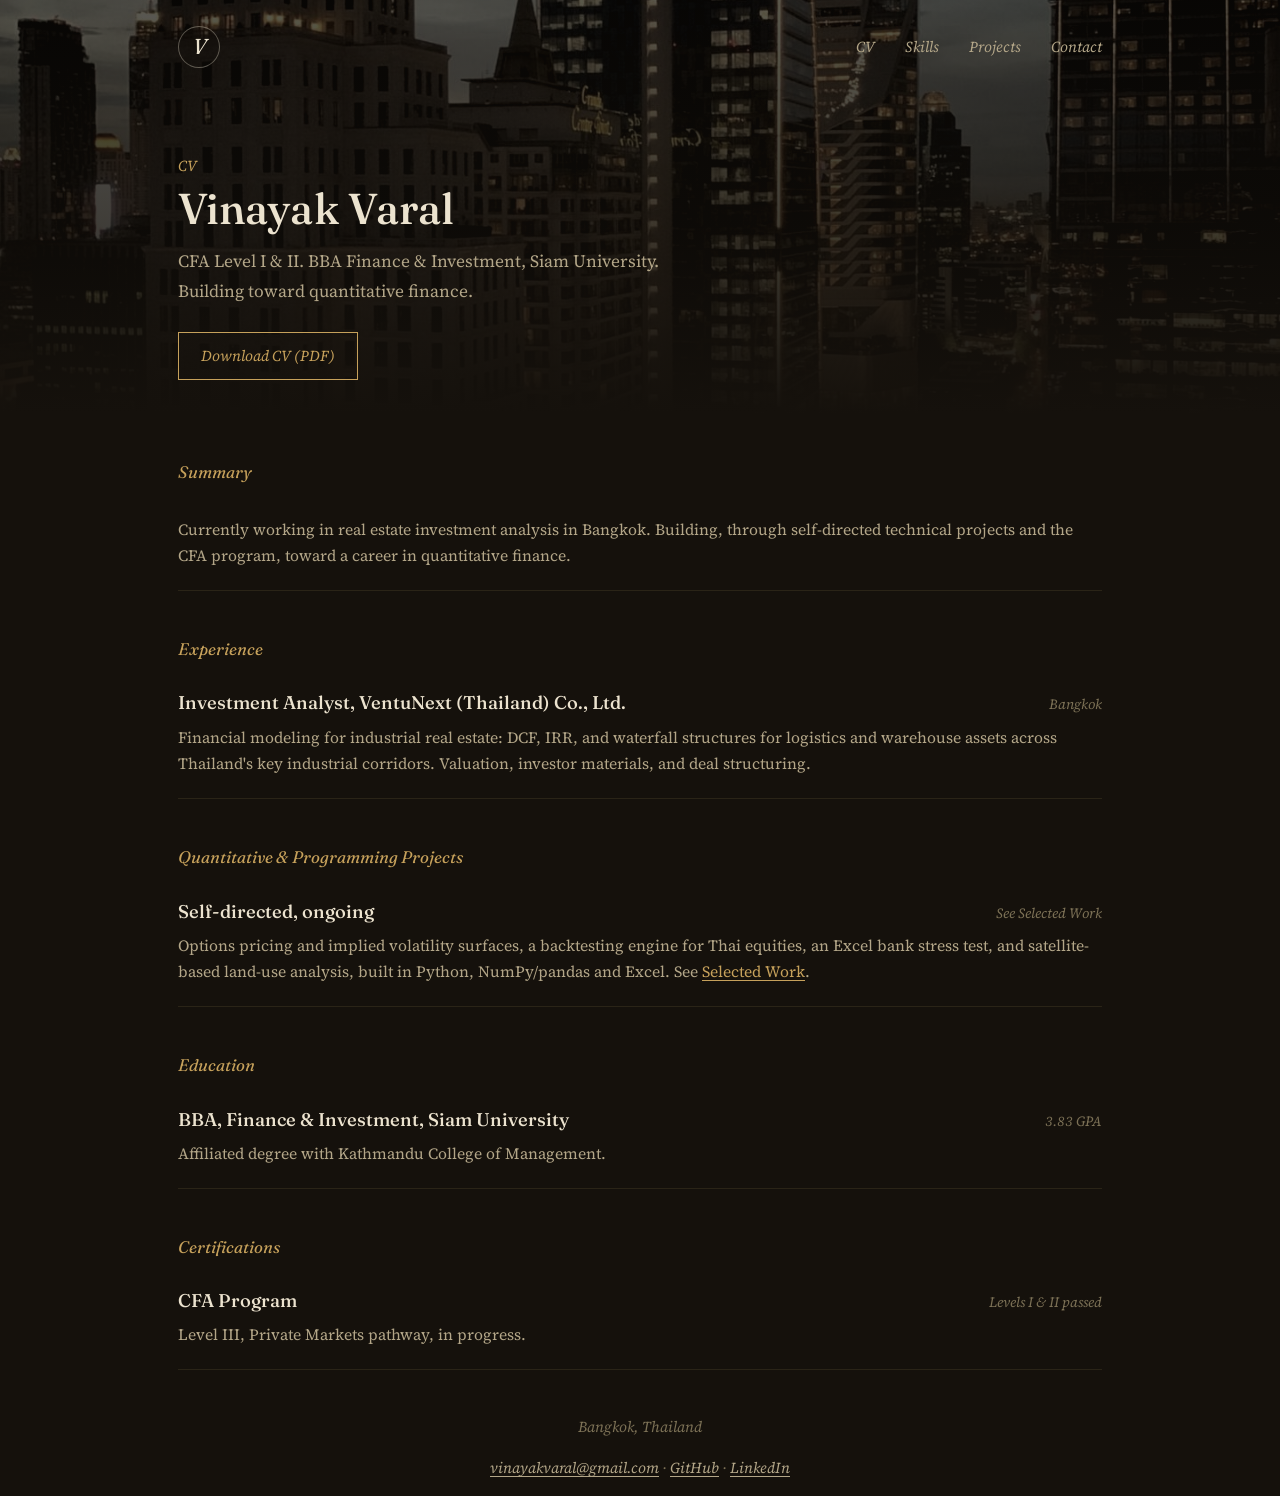
<file: resume.html>
<!DOCTYPE html>
<html lang="en">
<head>
<meta charset="UTF-8" />
<meta name="viewport" content="width=device-width, initial-scale=1.0" />
<title>CV | Vinayak Varal</title>
<link rel="preconnect" href="https://fonts.googleapis.com">
<link rel="preconnect" href="https://fonts.gstatic.com" crossorigin>
<link href="https://fonts.googleapis.com/css2?family=Fraunces:ital,opsz,wght@0,9..144,400;0,9..144,500;1,9..144,400;1,9..144,500&family=Source+Serif+4:ital,opsz,wght@0,8..60,400;0,8..60,600;1,8..60,400&display=swap" rel="stylesheet">
<link rel="stylesheet" href="style.css">
</head>
<body>

<header class="hero hero-photo hero-sub">
  <img src="assets/bangkok-night.jpg" alt="Bangkok skyline at night" style="object-position:center 35%;" />
  <nav class="site-nav">
  <a href="index.html" class="monogram" style="text-decoration:none;">V</a>
  <div class="links">
    <a href="resume.html">CV</a>
    <a href="skills.html">Skills</a>
    <a href="projects.html">Projects</a>
    <a href="contact.html">Contact</a>
  </div>
</nav>
  <div class="hero-text">
  <div class="section-label">CV</div>
  <h1>Vinayak Varal</h1>
  <p class="lede">CFA Level I &amp; II. BBA Finance &amp; Investment, Siam University. Building toward quantitative finance.</p>
  <p><a href="resume.pdf" class="brass-button">Download CV (PDF)</a></p>
</div>
</header>

<main class="wide-wrap">

  <div class="resume-block">
    <h3>Summary</h3>
    <div class="resume-entry">
      <p>Currently working in real estate investment analysis in Bangkok. Building, through self-directed technical projects and the CFA program, toward a career in quantitative finance.</p>
    </div>
  </div>

  <div class="resume-block">
    <h3>Experience</h3>
    <div class="resume-entry">
      <div class="row">
        <h4>Investment Analyst, VentuNext (Thailand) Co., Ltd.</h4>
        <span class="when">Bangkok</span>
      </div>
      <p>Financial modeling for industrial real estate: DCF, IRR, and waterfall structures for logistics and warehouse assets across Thailand's key industrial corridors. Valuation, investor materials, and deal structuring.</p>
    </div>
  </div>

  <div class="resume-block">
    <h3>Quantitative &amp; Programming Projects</h3>
    <div class="resume-entry">
      <div class="row">
        <h4>Self-directed, ongoing</h4>
        <span class="when">See Selected Work</span>
      </div>
      <p>Options pricing and implied volatility surfaces, a backtesting engine for Thai equities, an Excel bank stress test, and satellite-based land-use analysis, built in Python, NumPy/pandas and Excel. See <a href="projects.html">Selected Work</a>.</p>
    </div>
  </div>

  <div class="resume-block">
    <h3>Education</h3>
    <div class="resume-entry">
      <div class="row">
        <h4>BBA, Finance &amp; Investment, Siam University</h4>
        <span class="when">3.83 GPA</span>
      </div>
      <p>Affiliated degree with Kathmandu College of Management.</p>
    </div>
  </div>

  <div class="resume-block">
    <h3>Certifications</h3>
    <div class="resume-entry">
      <div class="row">
        <h4>CFA Program</h4>
        <span class="when">Levels I &amp; II passed</span>
      </div>
      <p>Level III, Private Markets pathway, in progress.</p>
    </div>
  </div>

</main>

<footer class="wide-wrap">
  <p class="coords">Bangkok, Thailand</p>
  <p>
    <a href="mailto:vinayakvaral@gmail.com">vinayakvaral@gmail.com</a> ·
    <a href="https://github.com/vinayak-varal" target="_blank" rel="noopener">GitHub</a> ·
    <a href="https://www.linkedin.com/in/vinayakvaral" target="_blank" rel="noopener">LinkedIn</a>
  </p>
</footer>

</body>
</html>
</file>
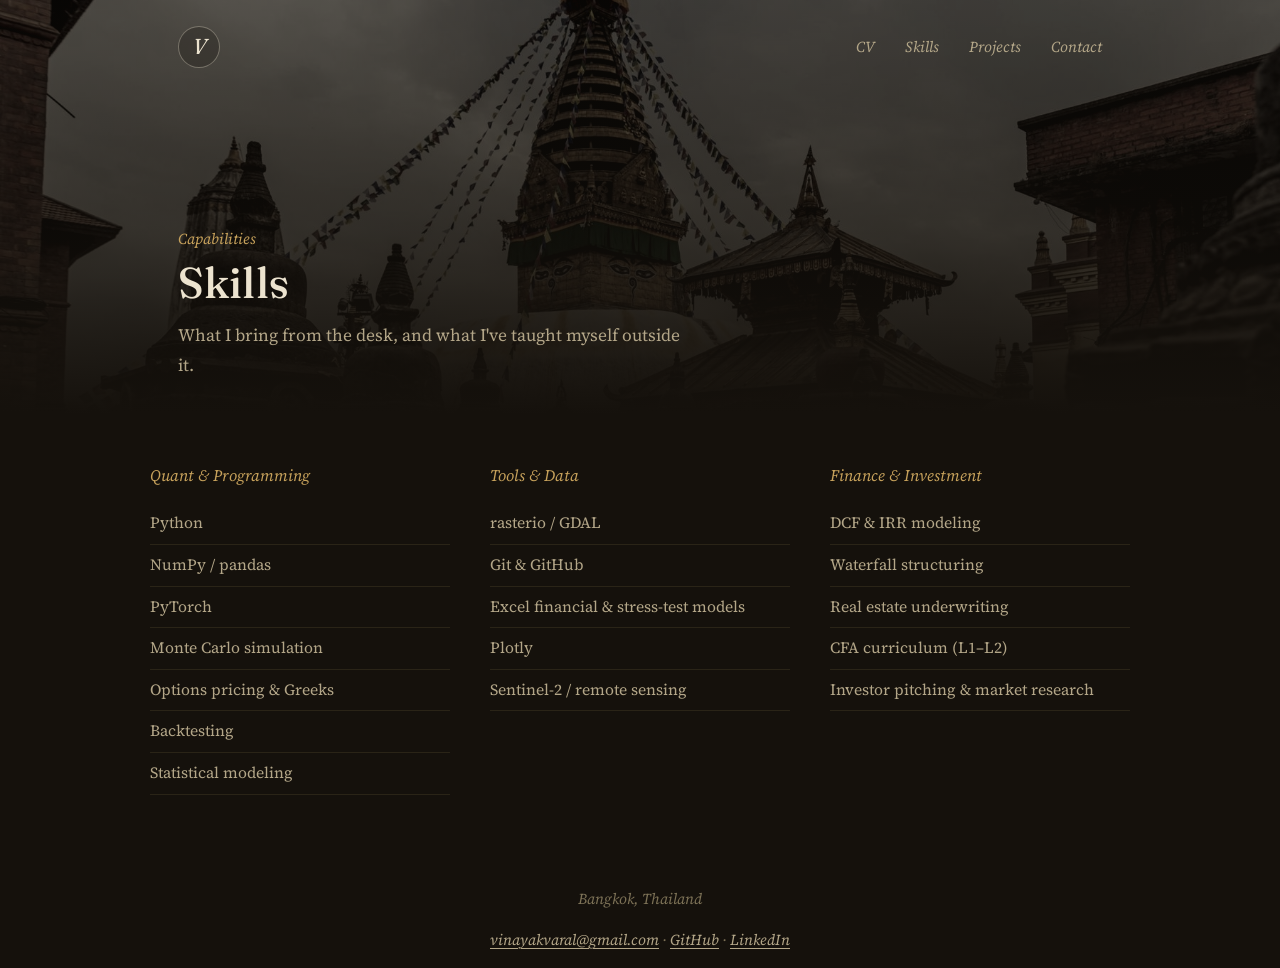
<file: skills.html>
<!DOCTYPE html>
<html lang="en">
<head>
<meta charset="UTF-8" />
<meta name="viewport" content="width=device-width, initial-scale=1.0" />
<title>Skills | Vinayak Varal</title>
<link rel="preconnect" href="https://fonts.googleapis.com">
<link rel="preconnect" href="https://fonts.gstatic.com" crossorigin>
<link href="https://fonts.googleapis.com/css2?family=Fraunces:ital,opsz,wght@0,9..144,400;0,9..144,500;1,9..144,400;1,9..144,500&family=Source+Serif+4:ital,opsz,wght@0,8..60,400;0,8..60,600;1,8..60,400&display=swap" rel="stylesheet">
<link rel="stylesheet" href="style.css">
</head>
<body>

<header class="hero hero-photo hero-sub">
  <img src="assets/nepal-swayambhu.jpg" alt="Swayambhunath stupa, Kathmandu" style="object-position:center 40%;" />
  <nav class="site-nav">
  <a href="index.html" class="monogram" style="text-decoration:none;">V</a>
  <div class="links">
    <a href="resume.html">CV</a>
    <a href="skills.html">Skills</a>
    <a href="projects.html">Projects</a>
    <a href="contact.html">Contact</a>
  </div>
</nav>
  <div class="hero-text">
  <div class="section-label">Capabilities</div>
  <h1>Skills</h1>
  <p class="lede">What I bring from the desk, and what I've taught myself outside it.</p>
</div>
</header>

<main class="wide-wrap" style="padding: 48px 0 76px;">
  <div class="capability-groups">
    <div>
      <h4>Quant &amp; Programming</h4>
      <ul>
        <li>Python</li>
        <li>NumPy / pandas</li>
        <li>PyTorch</li>
        <li>Monte Carlo simulation</li>
        <li>Options pricing &amp; Greeks</li>
        <li>Backtesting</li>
        <li>Statistical modeling</li>
      </ul>
    </div>
    <div>
      <h4>Tools &amp; Data</h4>
      <ul>
        <li>rasterio / GDAL</li>
        <li>Git &amp; GitHub</li>
        <li>Excel financial &amp; stress-test models</li>
        <li>Plotly</li>
        <li>Sentinel-2 / remote sensing</li>
      </ul>
    </div>
    <div>
      <h4>Finance &amp; Investment</h4>
      <ul>
        <li>DCF &amp; IRR modeling</li>
        <li>Waterfall structuring</li>
        <li>Real estate underwriting</li>
        <li>CFA curriculum (L1–L2)</li>
        <li>Investor pitching &amp; market research</li>
      </ul>
    </div>
  </div>
</main>

<footer class="wide-wrap">
  <p class="coords">Bangkok, Thailand</p>
  <p>
    <a href="mailto:vinayakvaral@gmail.com">vinayakvaral@gmail.com</a> ·
    <a href="https://github.com/vinayak-varal" target="_blank" rel="noopener">GitHub</a> ·
    <a href="https://www.linkedin.com/in/vinayakvaral" target="_blank" rel="noopener">LinkedIn</a>
  </p>
</footer>

</body>
</html>
</file>
<file: style.css>
/* ============================================================
   Design tokens: "the study"
   Espresso and brass instead of paper and forest green: a
   private-study, old-money feel rather than a tech landing page.
   ============================================================ */
:root {
  --bg: #15110c;
  --panel: #1d170f;
  --ink: #ece3cf;
  --ink-soft: #b3a688;
  --ink-faint: #7c7156;
  --brass: #c6a15b;
  --brass-bright: #e0bd7d;
  --forest: #5c7a5f;
  --line: #3b3226;
  --line-soft: #2a2417;

  --font-display: "Fraunces", "Iowan Old Style", Georgia, serif;
  --font-body: "Source Serif 4", Georgia, serif;

  --max-w: 700px;
}

* { box-sizing: border-box; }
html { scroll-behavior: smooth; }

body {
  margin: 0;
  background: var(--bg);
  color: var(--ink);
  font-family: var(--font-body);
  font-size: 17px;
  line-height: 1.7;
  -webkit-font-smoothing: antialiased;
}

img { max-width: 100%; display: block; }

a { color: var(--brass); text-decoration-thickness: 1px; text-underline-offset: 3px; }
a:hover { color: var(--brass-bright); }
a:focus-visible, button:focus-visible { outline: 1px solid var(--brass); outline-offset: 3px; }

h1, h2, h3 {
  font-family: var(--font-display);
  font-weight: 500;
  color: var(--ink);
  letter-spacing: 0.002em;
}

.wrap { max-width: var(--max-w); margin: 0 auto; padding: 0 28px; }
.wide-wrap { max-width: 980px; margin: 0 auto; padding: 0 28px; }

/* ---------------- Nav ---------------- */
nav.site-nav {
  display: flex;
  justify-content: space-between;
  align-items: center;
  max-width: 980px;
  margin: 0 auto;
  padding: 30px 28px 0;
}
.monogram {
  font-family: var(--font-display);
  font-style: italic;
  font-size: 1.35rem;
  color: var(--ink);
  border: 1px solid var(--line);
  width: 42px; height: 42px;
  display: flex; align-items: center; justify-content: center;
  border-radius: 50%;
}
nav.site-nav .links { display: flex; gap: 30px; font-family: var(--font-body); font-style: italic; font-size: 0.95rem; }
nav.site-nav .links a { color: var(--ink-soft); text-decoration: none; }
nav.site-nav .links a:hover { color: var(--brass); }

/* ---------------- Hero ---------------- */
.hero { padding: 56px 0 0; }
.hero.hero-photo { padding: 0; margin-top: 0; }
.hero-photo nav.site-nav {
  position: absolute; top: 0; left: 0; right: 0; z-index: 2;
  background: transparent;
  padding-top: 26px;
}
.hero-photo .monogram { border-color: rgba(236,227,207,0.35); background: rgba(21,17,12,0.25); }
.hero-frame { max-width: 980px; margin: 0 auto; padding: 0 28px; }
.hero-frame .plate { border: 1px solid var(--brass); padding: 10px; }
.hero-frame img { width: 100%; display: block; filter: sepia(8%) saturate(85%) brightness(0.92); }
.hero-caption {
  font-family: var(--font-body);
  font-style: italic;
  color: var(--ink-faint);
  font-size: 0.86rem;
  text-align: center;
  margin: 14px 0 0;
}
.hero-text { max-width: var(--max-w); margin: 56px auto 0; padding: 0 28px; text-align: center; }
.hero-text h1 { font-size: clamp(2.1rem, 5vw, 3rem); line-height: 1.18; margin: 0 0 18px; }
.hero-text h1 em { color: var(--brass); font-style: italic; }
.hero-text p { color: var(--ink-soft); font-size: 1.12rem; max-width: 46ch; margin: 0 auto; }

/* ---------------- Full-bleed photo hero ---------------- */
.hero-photo { position: relative; min-height: 68vh; overflow: hidden; background: var(--bg); }
.hero-photo img {
  position: absolute; inset: 0; width: 100%; height: 100%; object-fit: cover;
  filter: sepia(30%) saturate(55%) brightness(0.5) contrast(1.1);
}
.hero-photo::after {
  content: "";
  position: absolute; inset: 0;
  background: linear-gradient(0deg, var(--bg) 0%, rgba(21,17,12,0.6) 45%, rgba(21,17,12,0.35) 100%);
}
.hero-photo .hero-text {
  position: absolute; z-index: 1;
  left: 50%; transform: translateX(-50%); bottom: 0;
  width: 100%; max-width: var(--max-w);
  margin: 0; padding: 0 28px 40px;
  text-align: left;
  box-sizing: border-box;
}
.hero-photo .hero-text p { margin: 0; }

.lede-body { color: var(--ink-soft); font-size: 1.12rem; margin-top: 0; }

/* ---------------- Section scaffolding ---------------- */
section { padding: 76px 0; }
section + section { border-top: 1px solid var(--line-soft); }

.section-label {
  font-family: var(--font-body);
  font-style: italic;
  color: var(--brass);
  font-size: 0.95rem;
  margin-bottom: 10px;
}
.section-head h2 { font-size: 1.7rem; margin: 0 0 32px; }

/* ---------------- About ---------------- */
.about-grid { display: grid; grid-template-columns: 1.3fr 0.9fr; gap: 56px; align-items: start; }
.about-grid p { color: var(--ink-soft); font-size: 1.04rem; }
.about-grid p:first-of-type::first-letter {
  font-family: var(--font-display);
  font-size: 3.4rem;
  float: left;
  line-height: 0.8;
  padding: 6px 10px 0 0;
  color: var(--brass);
}
.plaque { border: 1px solid var(--line); padding: 26px 28px; background: var(--panel); }
.plaque dt { font-family: var(--font-body); font-style: italic; color: var(--ink-faint); font-size: 0.86rem; margin-top: 18px; }
.plaque dt:first-child { margin-top: 0; }
.plaque dd { margin: 3px 0 0; font-family: var(--font-display); font-size: 1.02rem; color: var(--ink); }

@media (max-width: 760px) { .about-grid { grid-template-columns: 1fr; } }

/* ---------------- Selected work: a ledger, not cards ---------------- */
.ledger { border-top: 1px solid var(--line); }
.ledger-item {
  display: grid;
  grid-template-columns: 56px 1fr auto;
  gap: 26px;
  align-items: baseline;
  padding: 30px 0;
  border-bottom: 1px solid var(--line);
  text-decoration: none;
  color: inherit;
}
.ledger-item .numeral { font-family: var(--font-display); font-style: italic; color: var(--brass); font-size: 1.3rem; }
.ledger-item h3 { font-size: 1.3rem; margin: 0 0 6px; }
.ledger-item p { margin: 0; color: var(--ink-soft); font-size: 0.98rem; max-width: 56ch; }
.ledger-item .tag { font-family: var(--font-body); font-style: italic; color: var(--ink-faint); font-size: 0.85rem; white-space: nowrap; }
.ledger-item .status { font-family: var(--font-body); font-style: italic; color: var(--forest); font-size: 0.85rem; white-space: nowrap; }

/* ---------------- Capabilities ---------------- */
.capability-groups { display: grid; grid-template-columns: repeat(3, 1fr); gap: 40px; }
.capability-groups h4 { font-family: var(--font-body); font-style: italic; color: var(--brass); font-size: 1rem; margin: 0 0 14px; font-weight: 400; }
.capability-groups ul { list-style: none; padding: 0; margin: 0; }
.capability-groups li { color: var(--ink-soft); padding: 7px 0; border-bottom: 1px solid var(--line-soft); font-size: 0.98rem; }
@media (max-width: 760px) { .capability-groups { grid-template-columns: 1fr; } }

/* ---------------- Page header (subpages) ---------------- */
.page-header { padding: 64px 0 0; }
.page-header .section-label { margin-bottom: 6px; }
.page-header h1 { font-size: clamp(2rem, 5vw, 2.7rem); margin: 0 0 14px; }
.page-header p.lede { color: var(--ink-soft); font-size: 1.08rem; max-width: 56ch; margin: 0; }

/* ---------------- Resume ---------------- */
.resume-block { margin: 44px 0; }
.resume-block h3 {
  font-size: 1.05rem;
  font-style: italic;
  font-weight: 400;
  color: var(--brass);
  margin: 0 0 4px;
}
.resume-entry { padding: 20px 0; border-bottom: 1px solid var(--line-soft); }
.resume-entry:first-child { padding-top: 0; }
.resume-entry .row {
  display: flex;
  justify-content: space-between;
  align-items: baseline;
  gap: 16px;
  flex-wrap: wrap;
}
.resume-entry h4 { font-family: var(--font-display); font-size: 1.15rem; margin: 0; font-weight: 500; }
.resume-entry .when { font-family: var(--font-body); font-style: italic; color: var(--ink-faint); font-size: 0.88rem; white-space: nowrap; }
.resume-entry p { margin: 6px 0 0; color: var(--ink-soft); font-size: 0.98rem; }

.brass-button {
  display: inline-block;
  border: 1px solid var(--brass);
  color: var(--brass);
  padding: 10px 22px;
  font-family: var(--font-body);
  font-style: italic;
  font-size: 0.95rem;
  text-decoration: none;
  margin-top: 8px;
}
.brass-button:hover { background: var(--brass); color: var(--bg); }

/* ---------------- Project detail page ---------------- */
.meta-block {
  display: grid;
  grid-template-columns: repeat(4, 1fr);
  gap: 20px;
  border-top: 1px solid var(--line);
  border-bottom: 1px solid var(--line);
  padding: 22px 0;
  margin: 30px 0 44px;
}
.meta-block .item dt { font-family: var(--font-body); font-style: italic; color: var(--ink-faint); font-size: 0.8rem; margin-bottom: 5px; }
.meta-block .item dd { margin: 0; font-family: var(--font-display); font-size: 1rem; color: var(--ink); }
@media (max-width: 640px) { .meta-block { grid-template-columns: repeat(2, 1fr); } }

.figure { margin: 36px 0; }
.figure img { border: 1px solid var(--brass); padding: 8px; background: var(--panel); }
.figure figcaption { font-family: var(--font-body); font-style: italic; font-size: 0.86rem; color: var(--ink-faint); margin-top: 10px; text-align: center; }

.callout {
  border-left: 2px solid var(--brass);
  background: var(--panel);
  padding: 18px 22px;
  margin: 36px 0;
  font-size: 0.98rem;
  color: var(--ink-soft);
}
.callout strong { color: var(--ink); }

.stat-row { display: grid; grid-template-columns: repeat(3, 1fr); gap: 20px; margin: 36px 0; }
.stat-row .stat { border: 1px solid var(--line); padding: 20px 22px; }
.stat .num { font-family: var(--font-display); font-size: 2rem; color: var(--brass); line-height: 1; }
.stat .num.loss { color: #b5654a; }
.stat .cap { font-family: var(--font-body); font-style: italic; font-size: 0.84rem; color: var(--ink-faint); margin-top: 8px; }
@media (max-width: 640px) { .stat-row { grid-template-columns: 1fr; } }

article.prose h2 { font-size: 1.4rem; margin-top: 52px; }
article.prose p { color: var(--ink-soft); }
article.prose code {
  font-family: "IBM Plex Mono", monospace;
  background: var(--panel);
  padding: 1px 6px;
  font-size: 0.87em;
  border: 1px solid var(--line);
  color: var(--brass-bright);
}
article.prose pre {
  background: var(--panel);
  border: 1px solid var(--line);
  color: var(--ink);
  padding: 18px 20px;
  overflow-x: auto;
  font-family: "IBM Plex Mono", monospace;
  font-size: 0.85rem;
  line-height: 1.55;
}
article.prose pre code { background: none; border: none; padding: 0; color: inherit; }

.back-link {
  display: inline-block;
  margin-bottom: 26px;
  font-family: var(--font-body);
  font-style: italic;
  font-size: 0.92rem;
  color: var(--ink-soft);
  text-decoration: none;
}
.back-link:hover { color: var(--brass); }

footer { padding: 50px 0 70px; text-align: center; color: var(--ink-faint); font-family: var(--font-body); font-style: italic; font-size: 0.95rem; }
footer .coords { margin-bottom: 10px; }
footer a { color: var(--ink-soft); }


/* ---------------- Inner-page photo hero ---------------- */
.hero-sub { min-height: max(46vh, 380px); }
.hero-sub .hero-text { max-width: 980px; padding-bottom: 34px; }
.hero-sub .hero-text h1 { font-size: clamp(2rem, 5vw, 2.7rem); margin: 0 0 12px; }
.hero-sub .hero-text p.lede { color: var(--ink-soft); font-size: 1.08rem; max-width: 56ch; margin: 0; }
.hero-sub .hero-text p:has(.brass-button) { margin-top: 18px; }
.hero-sub .section-label { margin-bottom: 6px; }

/* Mobile: stack the project ledger so nothing clips */
@media (max-width: 640px) {
  .ledger-item { grid-template-columns: 1fr; gap: 6px; padding-left: 0; padding-right: 0; }
  .ledger-item .tag, .ledger-item .status { white-space: normal; }
  .hero-sub { min-height: max(52vh, 400px); }
}
@media (max-width: 640px) {
  main.wide-wrap { padding-left: 28px !important; padding-right: 28px !important; }
}
</file>
